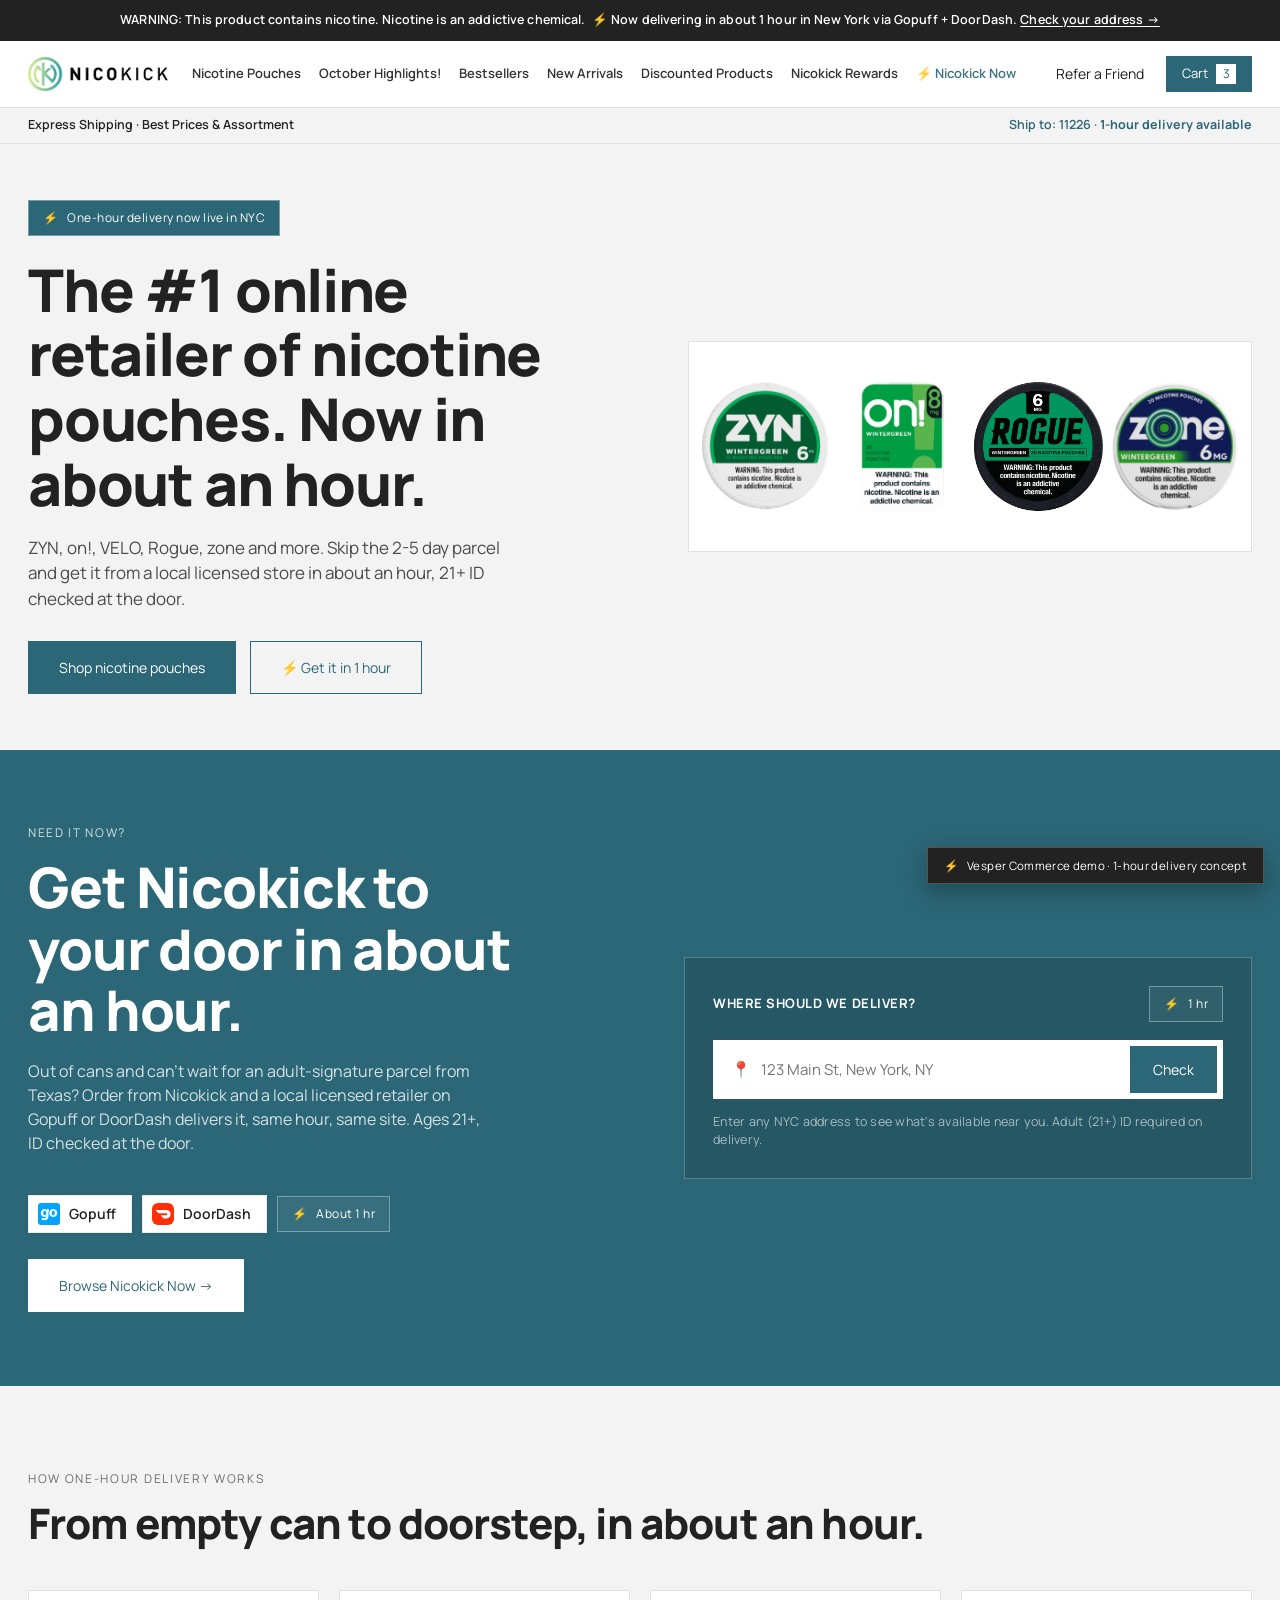
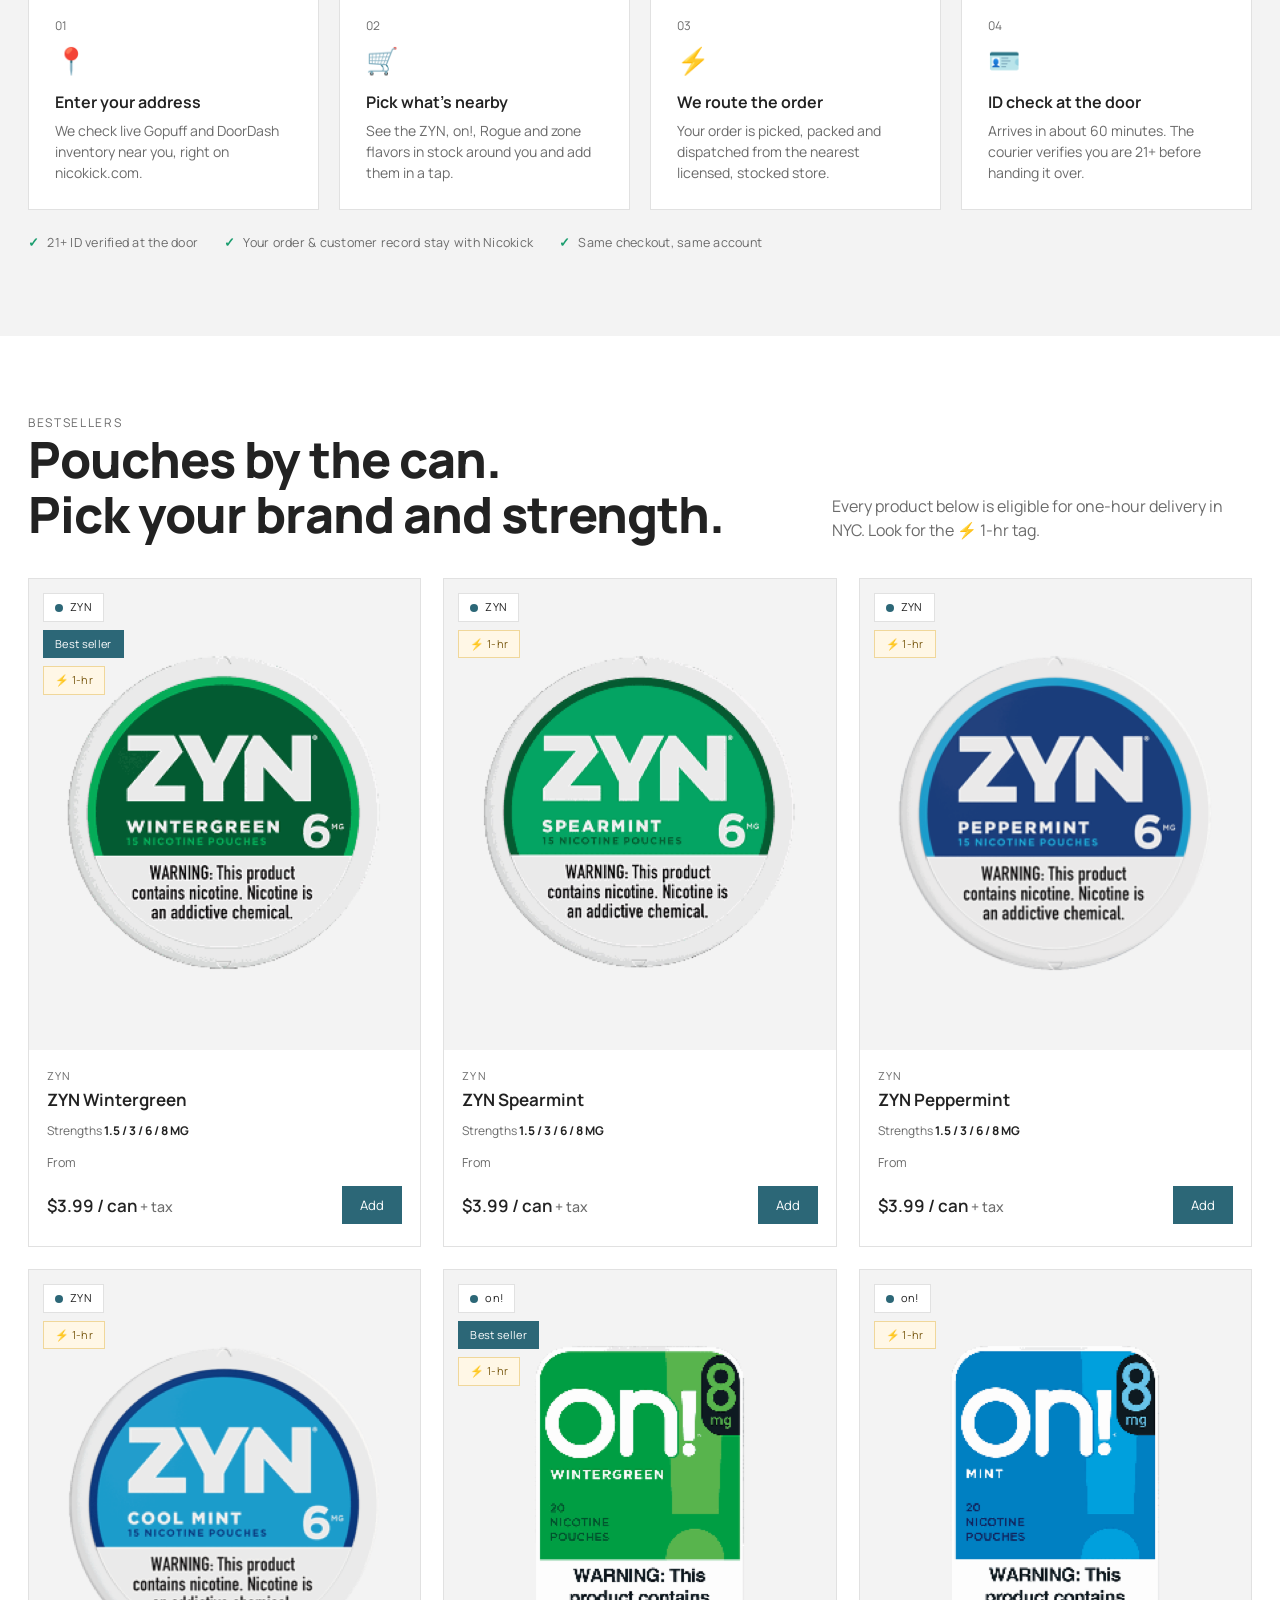
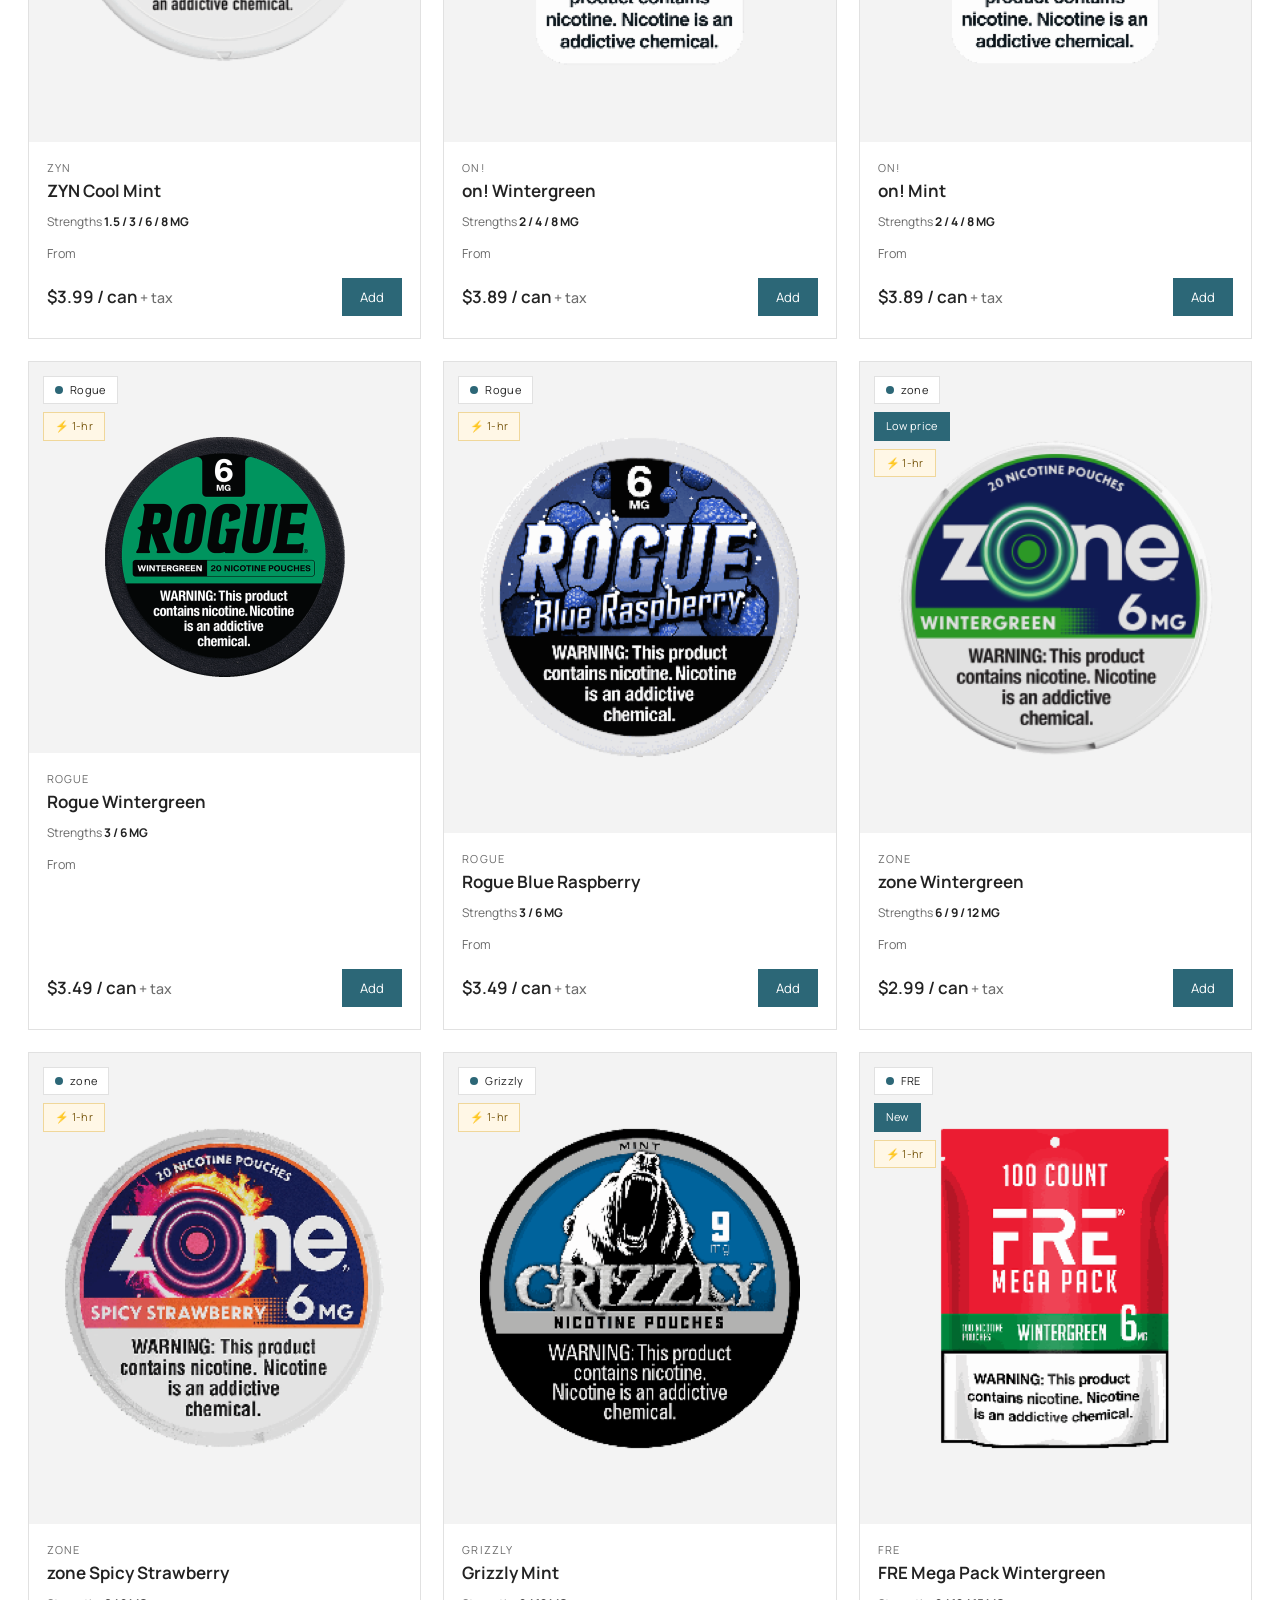
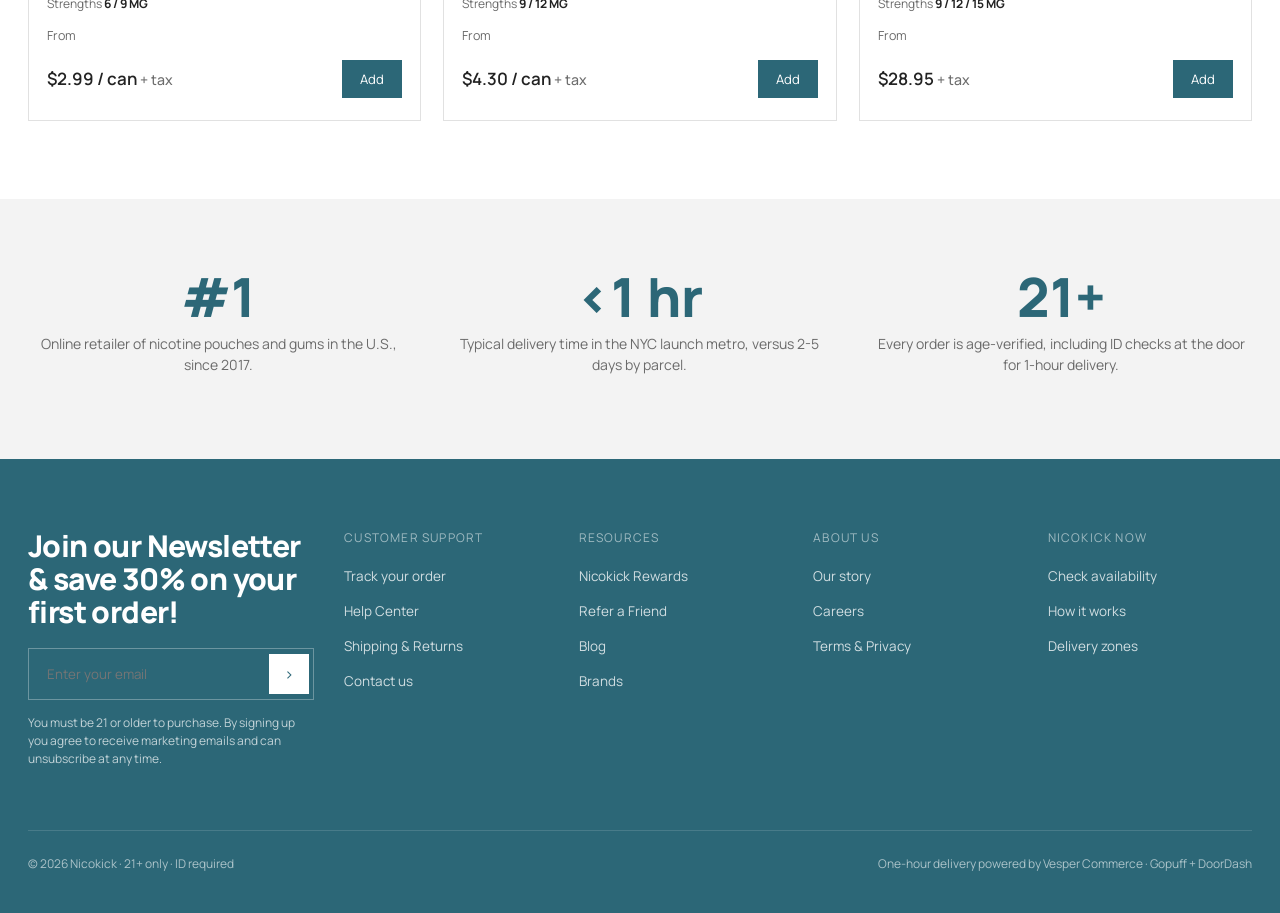
<file: index.html>
<!doctype html>
<html lang="en">
<head>
<meta charset="utf-8" />
<meta name="viewport" content="width=device-width, initial-scale=1" />
<title>Nicokick | Nicotine Pouches Online, Express Shipping &amp; 1-Hour Delivery</title>
<meta name="description" content="Nicokick nicotine pouches, now with one-hour delivery in New York via Gopuff and DoorDash." />
<link rel="preconnect" href="https://fonts.googleapis.com" />
<link rel="preconnect" href="https://fonts.gstatic.com" crossorigin />
<link href="https://fonts.googleapis.com/css2?family=Manrope:wght@400;500;600;700;800&display=swap" rel="stylesheet" />
<link rel="stylesheet" href="styles.css" />
<link rel="icon" href="assets/logo.png" />
</head>
<body>

<div class="announce">WARNING: This product contains nicotine. Nicotine is an addictive chemical. &nbsp;<span class="bolt">⚡</span> <b>Now delivering in about 1 hour in New York</b> via Gopuff + DoorDash. <a href="#onehour">Check your address →</a></div>

<header class="header light">
  <nav class="nav">
    <a class="brand" href="index.html"><img src="assets/logo.png" alt="Nicokick" /></a>
    <div class="nav-links">
      <a href="index.html#shop">Nicotine Pouches</a>
      <a href="index.html#shop">October Highlights!</a>
      <a href="index.html#shop">Bestsellers</a>
      <a href="index.html#shop">New Arrivals</a>
      <a href="index.html#shop">Discounted Products</a>
      <a href="#">Nicokick Rewards</a>
      <a href="nicokick-now.html" class="now">⚡ Nicokick Now</a>
    </div>
    <div class="nav-right">
      <a class="hide-sm" href="#">Refer a Friend</a>
      <button class="hamburger" onclick="openMenu()" aria-label="Open menu"><svg viewBox="0 0 24 24" fill="none" stroke="currentColor" stroke-width="2" stroke-linecap="round"><line x1="3" y1="6" x2="21" y2="6"/><line x1="3" y1="12" x2="21" y2="12"/><line x1="3" y1="18" x2="21" y2="18"/></svg></button>
      <a href="checkout.html" class="cart-pill" onclick="event.preventDefault();openCart()">Cart <span class="cart-count" id="cartCount">3</span></a>
    </div>
  </nav>
</header>
<div class="nav-sub"><div class="wrap"><span>Express Shipping · Best Prices &amp; Assortment</span><span class="ship">Ship to: 11226 · <b>1-hour delivery available</b></span></div></div>

<section class="hero">
  <div class="wrap hero-inner">
    <div>
      <div class="delivery-badge" style="margin-bottom:22px;background:var(--teal);color:#fff"><span class="bolt">⚡</span> One-hour delivery now live in NYC</div>
      <h1 class="serif">The #1 online retailer of nicotine pouches. Now in about an hour.</h1>
      <p class="sub">ZYN, on!, VELO, Rogue, zone and more. Skip the 2-5 day parcel and get it from a local licensed store in about an hour, 21+ ID checked at the door.</p>
      <div class="hero-cta">
        <a href="#shop" class="btn btn-white">Shop nicotine pouches</a>
        <a href="#onehour" class="btn btn-outline">⚡ Get it in 1 hour</a>
      </div>
    </div>
    <div class="hero-cans">
      <img src="assets/zyn-wg.png" alt="ZYN Wintergreen" /><img src="assets/on-wg.png" alt="on! Wintergreen" /><img src="assets/rogue-wg.png" alt="Rogue Wintergreen" /><img src="assets/zone-wg.png" alt="zone Wintergreen" />
    </div>
  </div>
</section>

<section class="delivery-band" id="onehour">
  <div class="wrap grid">
    <div>
      <div class="eyebrow" style="color:rgba(255,255,255,.8)">Need it now?</div>
      <h2 class="serif" style="margin-top:14px">Get Nicokick to your door in about an hour.</h2>
      <p class="lede">Out of cans and can't wait for an adult-signature parcel from Texas? Order from Nicokick and a local licensed retailer on Gopuff or DoorDash delivers it, same hour, same site. Ages 21+, ID checked at the door.</p>
      <div class="retailer-chips" style="margin-top:24px">
        <span class="chip"><img class="logo" src="assets/gopuff-icon.png" alt="Gopuff" /> Gopuff</span>
        <span class="chip"><img class="logo" src="assets/doordash-icon.svg" alt="DoorDash" /> DoorDash</span>
        <span class="delivery-badge"><span class="bolt">⚡</span> About 1 hr</span>
      </div>
      <div style="margin-top:26px">
        <a href="nicokick-now.html" class="btn btn-white">Browse Nicokick Now →</a>
      </div>
    </div>

    <div class="addr-card">
      <div class="row-top">
        <div style="font-size:13px;letter-spacing:.04em;font-weight:700">WHERE SHOULD WE DELIVER?</div>
        <div class="delivery-badge"><span class="bolt">⚡</span> 1 hr</div>
      </div>
      <div class="addr-field">
        <span aria-hidden="true">📍</span>
        <input id="addrInput" type="text" placeholder="123 Main St, New York, NY" />
        <button class="btn btn-dark" onclick="checkAvailability()">Check</button>
      </div>
      <div class="addr-note">Enter any NYC address to see what's available near you. Adult (21+) ID required on delivery.</div>

      <div class="avail-result" id="availResult">
        <div class="avail-head"><span>✓</span> Available near you, delivered in about 1 hour</div>
        <div class="mini-prod">
          <img src="assets/zyn-wg.png" alt="" />
          <div class="info"><div class="name">ZYN Wintergreen 6MG</div><div class="meta">Single can · $4.99</div></div>
          <button class="mini-add" onclick="addToCart()">Add</button>
        </div>
        <div class="mini-prod">
          <img src="assets/on-wg.png" alt="" />
          <div class="info"><div class="name">on! Wintergreen 8MG</div><div class="meta">Single can · $4.49</div></div>
          <button class="mini-add" onclick="addToCart()">Add</button>
        </div>
        <div class="mini-prod">
          <img src="assets/zone-wg.png" alt="" />
          <div class="info"><div class="name">zone Wintergreen 6MG</div><div class="meta">Single can · $3.49</div></div>
          <button class="mini-add" onclick="addToCart()">Add</button>
        </div>
        <a href="checkout.html" class="btn btn-white btn-block" style="margin-top:16px">View cart · check out →</a>
      </div>
    </div>
  </div>
</section>

<section class="how">
  <div class="wrap">
    <div class="eyebrow">How one-hour delivery works</div>
    <h2 class="serif" style="font-size:clamp(28px,3.4vw,42px);margin-top:12px">From empty can to doorstep, in about an hour.</h2>
    <div class="steps">
      <div class="step"><div class="num">01</div><div class="icon">📍</div><h3>Enter your address</h3><p>We check live Gopuff and DoorDash inventory near you, right on nicokick.com.</p></div>
      <div class="step"><div class="num">02</div><div class="icon">🛒</div><h3>Pick what's nearby</h3><p>See the ZYN, on!, Rogue and zone flavors in stock around you and add them in a tap.</p></div>
      <div class="step"><div class="num">03</div><div class="icon">⚡</div><h3>We route the order</h3><p>Your order is picked, packed and dispatched from the nearest licensed, stocked store.</p></div>
      <div class="step"><div class="num">04</div><div class="icon">🪪</div><h3>ID check at the door</h3><p>Arrives in about 60 minutes. The courier verifies you are 21+ before handing it over.</p></div>
    </div>
    <div class="assurance">
      <span><span class="tick">✓</span> 21+ ID verified at the door</span>
      <span><span class="tick">✓</span> Your order &amp; customer record stay with Nicokick</span>
      <span><span class="tick">✓</span> Same checkout, same account</span>
    </div>
  </div>
</section>

<section class="section" id="shop">
  <div class="wrap">
    <div class="section-head">
      <div>
        <div class="eyebrow">Bestsellers</div>
        <h2 class="serif">Pouches by the can.<br/>Pick your brand and strength.</h2>
      </div>
      <p>Every product below is eligible for one-hour delivery in NYC. Look for the <span style="white-space:nowrap">⚡ 1-hr</span> tag.</p>
    </div>
    <div class="prod-grid" id="prodGrid"></div>
  </div>
</section>

<section class="value-strip">
  <div class="wrap value-grid">
    <div><div class="big">#1</div><p>Online retailer of nicotine pouches and gums in the U.S., since 2017.</p></div>
    <div><div class="big">&lt;1 hr</div><p>Typical delivery time in the NYC launch metro, versus 2-5 days by parcel.</p></div>
    <div><div class="big">21+</div><p>Every order is age-verified, including ID checks at the door for 1-hour delivery.</p></div>
  </div>
</section>

<footer class="footer">
  <div class="wrap">
    <div class="top">
      <div class="updates">
        <h3 class="serif">Join our Newsletter &amp; save 30% on your first order!</h3>
        <div class="subscribe"><input placeholder="Enter your email" /><button>›</button></div>
        <p style="font-size:12px;opacity:.7;margin-top:14px;max-width:340px">You must be 21 or older to purchase. By signing up you agree to receive marketing emails and can unsubscribe at any time.</p>
      </div>
      <div><div class="colhead">Customer Support</div><ul><li><a href="#">Track your order</a></li><li><a href="#">Help Center</a></li><li><a href="#">Shipping &amp; Returns</a></li><li><a href="#">Contact us</a></li></ul></div>
      <div><div class="colhead">Resources</div><ul><li><a href="#">Nicokick Rewards</a></li><li><a href="#">Refer a Friend</a></li><li><a href="#">Blog</a></li><li><a href="#">Brands</a></li></ul></div>
      <div><div class="colhead">About Us</div><ul><li><a href="#">Our story</a></li><li><a href="#">Careers</a></li><li><a href="#">Terms &amp; Privacy</a></li></ul></div>
      <div><div class="colhead">Nicokick Now</div><ul><li><a href="nicokick-now.html">Check availability</a></li><li><a href="index.html#onehour">How it works</a></li><li><a href="#">Delivery zones</a></li></ul></div>
    </div>
    <div class="base"><span>© 2026 Nicokick · 21+ only · ID required</span><span>One-hour delivery powered by Vesper Commerce · Gopuff + DoorDash</span></div>
  </div>
</footer>

<div class="demo-ribbon"><span class="bolt">⚡</span> Vesper Commerce demo · 1-hour delivery concept</div>

<script src="app.js"></script>
</body>
</html>
</file>
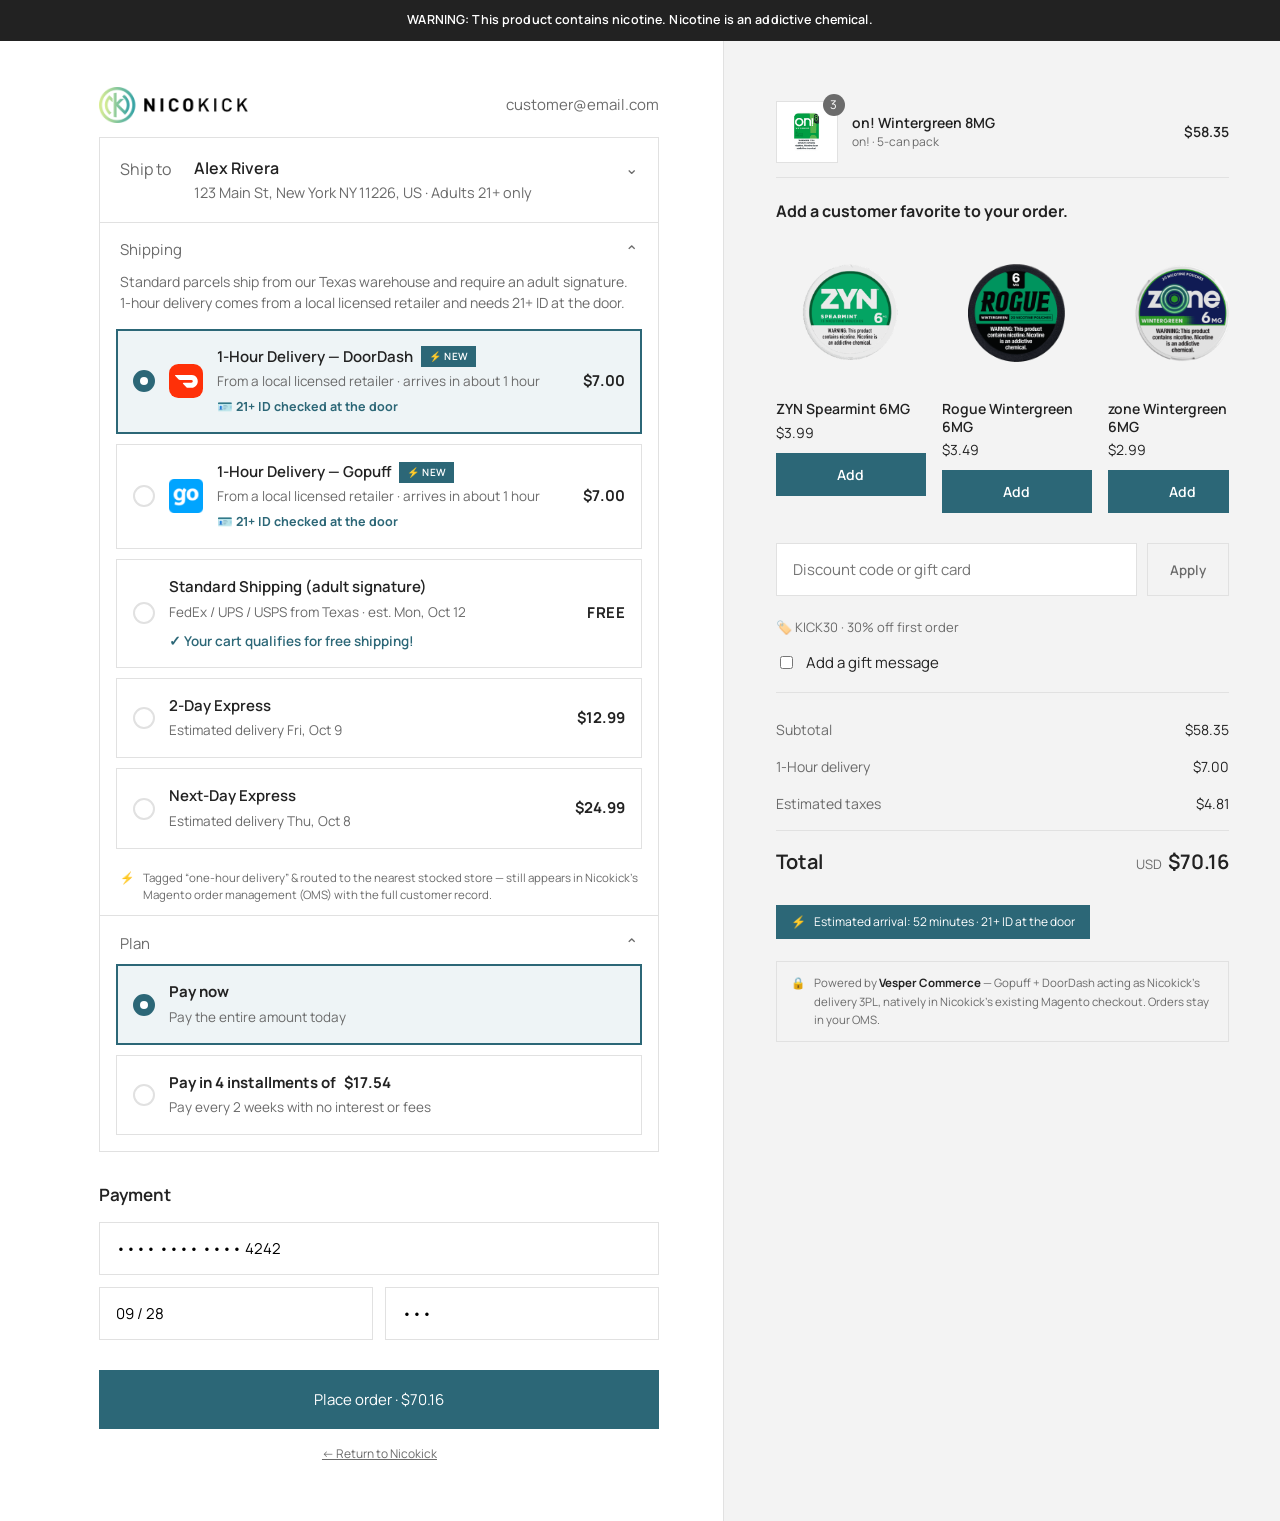
<file: checkout.html>
<!doctype html>
<html lang="en">
<head>
<meta charset="utf-8" />
<meta name="viewport" content="width=device-width, initial-scale=1" />
<title>Checkout | Nicokick</title>
<link rel="preconnect" href="https://fonts.googleapis.com" />
<link rel="preconnect" href="https://fonts.gstatic.com" crossorigin />
<link href="https://fonts.googleapis.com/css2?family=Manrope:wght@400;500;600;700;800&display=swap" rel="stylesheet" />
<link rel="stylesheet" href="styles.css" />
<link rel="icon" href="assets/logo.png" />
</head>
<body>
<div class="announce">WARNING: This product contains nicotine. Nicotine is an addictive chemical.</div>

<div class="checkout">
  <!-- LEFT -->
  <div class="co-left">
    <div class="inner">
      <div class="co-topbar">
        <a href="index.html" class="co-logo"><img src="assets/logo.png" alt="Nicokick" /></a>
        <span class="email">customer@email.com</span>
      </div>

      <!-- Ship to -->
      <div class="co-card">
        <div class="ship-to">
          <span class="k">Ship to</span>
          <span class="v"><b>Alex Rivera</b><div>123 Main St, New York NY 11226, US · Adults 21+ only</div></span>
          <span class="chev">⌄</span>
        </div>

        <!-- Shipping -->
        <div class="co-block">
          <div class="bh"><span class="t">Shipping</span><span class="chev" style="color:var(--gray)">⌃</span></div>
          <div class="note">Standard parcels ship from our Texas warehouse and require an adult signature. 1-hour delivery comes from a local licensed retailer and needs 21+ ID at the door.</div>
          <div class="opts" id="shipOpts">

            <!-- 1-hour delivery options (the Vesper addition) -->
            <label class="co-opt onehr selected" data-cost="7.00" data-label="1-Hour delivery" onclick="selectShip(this)">
              <span class="radio"></span>
              <span class="ret"><img src="assets/doordash-icon.svg" alt="DoorDash" /></span>
              <span class="body">
                <span class="n">1-Hour Delivery — DoorDash <span class="badge-1hr">⚡ NEW</span></span>
                <span class="d">From a local licensed retailer · arrives in about 1 hour<span class="id-line">🪪 21+ ID checked at the door</span></span>
              </span>
              <span class="amt">$7.00</span>
            </label>

            <label class="co-opt onehr" data-cost="7.00" data-label="1-Hour delivery" onclick="selectShip(this)">
              <span class="radio"></span>
              <span class="ret"><img src="assets/gopuff-icon.png" alt="GoPuff" /></span>
              <span class="body">
                <span class="n">1-Hour Delivery — Gopuff <span class="badge-1hr">⚡ NEW</span></span>
                <span class="d">From a local licensed retailer · arrives in about 1 hour<span class="id-line">🪪 21+ ID checked at the door</span></span>
              </span>
              <span class="amt">$7.00</span>
            </label>

            <!-- standard Nicokick shipping tiers -->
            <label class="co-opt" data-cost="0" data-label="Standard Shipping" onclick="selectShip(this)">
              <span class="radio"></span>
              <span class="body">
                <span class="n">Standard Shipping (adult signature)</span>
                <span class="d">FedEx / UPS / USPS from Texas · est. Mon, Oct 12</span>
                <span class="free-ok">✓ Your cart qualifies for free shipping!</span>
              </span>
              <span class="amt free">FREE</span>
            </label>

            <label class="co-opt" data-cost="12.99" data-label="2-Day Express" onclick="selectShip(this)">
              <span class="radio"></span>
              <span class="body">
                <span class="n">2-Day Express</span>
                <span class="d">Estimated delivery Fri, Oct 9</span>
              </span>
              <span class="amt">$12.99</span>
            </label>

            <label class="co-opt" data-cost="24.99" data-label="Next-Day Express" onclick="selectShip(this)">
              <span class="radio"></span>
              <span class="body">
                <span class="n">Next-Day Express</span>
                <span class="d">Estimated delivery Thu, Oct 8</span>
              </span>
              <span class="amt">$24.99</span>
            </label>

          </div>
          <div class="note" id="routeNote" style="display:flex;gap:9px;color:var(--gray);font-family:var(--mono);font-size:11.5px">
            <span style="color:#d99a12">⚡</span>
            <span>Tagged “one-hour delivery” &amp; routed to the nearest stocked store — still appears in Nicokick's Magento order management (OMS) with the full customer record.</span>
          </div>
        </div>

        <!-- Plan -->
        <div class="co-block co-plan">
          <div class="bh"><span class="t">Plan</span><span class="chev" style="color:var(--gray)">⌃</span></div>
          <div class="opts" id="planOpts">
            <label class="co-opt selected" onclick="selectPlan(this)">
              <span class="radio"></span>
              <span class="body"><span class="n">Pay now</span><span class="d">Pay the entire amount today</span></span>
            </label>
            <label class="co-opt" onclick="selectPlan(this)">
              <span class="radio"></span>
              <span class="body"><span class="n">Pay in 4 installments of <span id="instAmt">$17.54</span></span><span class="d">Pay every 2 weeks with no interest or fees</span></span>
            </label>
          </div>
        </div>
      </div>

      <!-- Payment -->
      <div class="co-section-title">Payment</div>
      <input class="co-field" placeholder="Card number" value="•••• •••• •••• 4242" />
      <div class="co-row">
        <input class="co-field" placeholder="Expiration (MM/YY)" value="09 / 28" />
        <input class="co-field" placeholder="Security code" value="•••" />
      </div>

      <button class="btn btn-dark btn-block btn-lg" id="placeBtn" style="margin-top:18px" onclick="placeOrder()">Place order · $70.16</button>
      <p style="font-size:12px;color:var(--gray);text-align:center;margin-top:16px"><a href="index.html" style="text-decoration:underline">← Return to Nicokick</a></p>
    </div>
  </div>

  <!-- RIGHT: order summary -->
  <div class="co-right">
    <div class="inner">
      <div class="os-item">
        <div class="im"><img src="assets/on-wg.png" alt="" /><span class="q">3</span></div>
        <div class="nm"><div class="t">on! Wintergreen 8MG</div><div class="s">on! · 5-can pack</div></div>
        <div class="pr">$58.35</div>
      </div>

      <!-- upsell rail -->
      <div class="upsell-title">Add a customer favorite to your order.</div>
      <div class="upsell-rail">
        <div class="upsell-card"><div class="im"><img src="assets/zyn-sp.png" alt="" /></div><div class="nm">ZYN Spearmint 6MG</div><div class="pr">$3.99</div><button class="add" onclick="addToCart()">Add</button></div>
        <div class="upsell-card"><div class="im"><img src="assets/rogue-wg.png" alt="" /></div><div class="nm">Rogue Wintergreen 6MG</div><div class="pr">$3.49</div><button class="add" onclick="addToCart()">Add</button></div>
        <div class="upsell-card"><div class="im"><img src="assets/zone-wg.png" alt="" /></div><div class="nm">zone Wintergreen 6MG</div><div class="pr">$2.99</div><button class="add" onclick="addToCart()">Add</button></div>
        <div class="upsell-card"><div class="im"><img src="assets/on-mint.png" alt="" /></div><div class="nm">on! Mint 8MG</div><div class="pr">$3.89</div><button class="add" onclick="addToCart()">Add</button></div>
      </div>

      <!-- discount -->
      <div class="co-discount">
        <input placeholder="Discount code or gift card" />
        <button>Apply</button>
      </div>
      <div class="co-discount-tag">🏷️ KICK30 · 30% off first order</div>
      <div class="co-gift"><input type="checkbox" /> Add a gift message</div>

      <!-- totals -->
      <div class="os-line"><span class="muted">Subtotal</span><span>$58.35</span></div>
      <div class="os-line"><span class="muted" id="sumShipLabel">1-Hour delivery</span><span id="sumShip">$7.00</span></div>
      <div class="os-line"><span class="muted">Estimated taxes</span><span>$4.81</span></div>
      <div class="os-line total"><span>Total</span><span><span style="font-size:13px;color:var(--gray);font-weight:400;margin-right:6px">USD</span><span id="sumTotal">$70.16</span></span></div>

      <div class="eta-badge" style="margin-top:20px"><span class="bolt">⚡</span> Estimated arrival: 52 minutes · 21+ ID at the door</div>
      <div class="co-note" style="margin-top:8px;border-style:solid"><span>🔒</span> <span>Powered by <b>Vesper Commerce</b> — Gopuff + DoorDash acting as Nicokick's delivery 3PL, natively in Nicokick's existing Magento checkout. Orders stay in your OMS.</span></div>
    </div>
  </div>
</div>

<script src="app.js"></script>
</body>
</html>
</file>
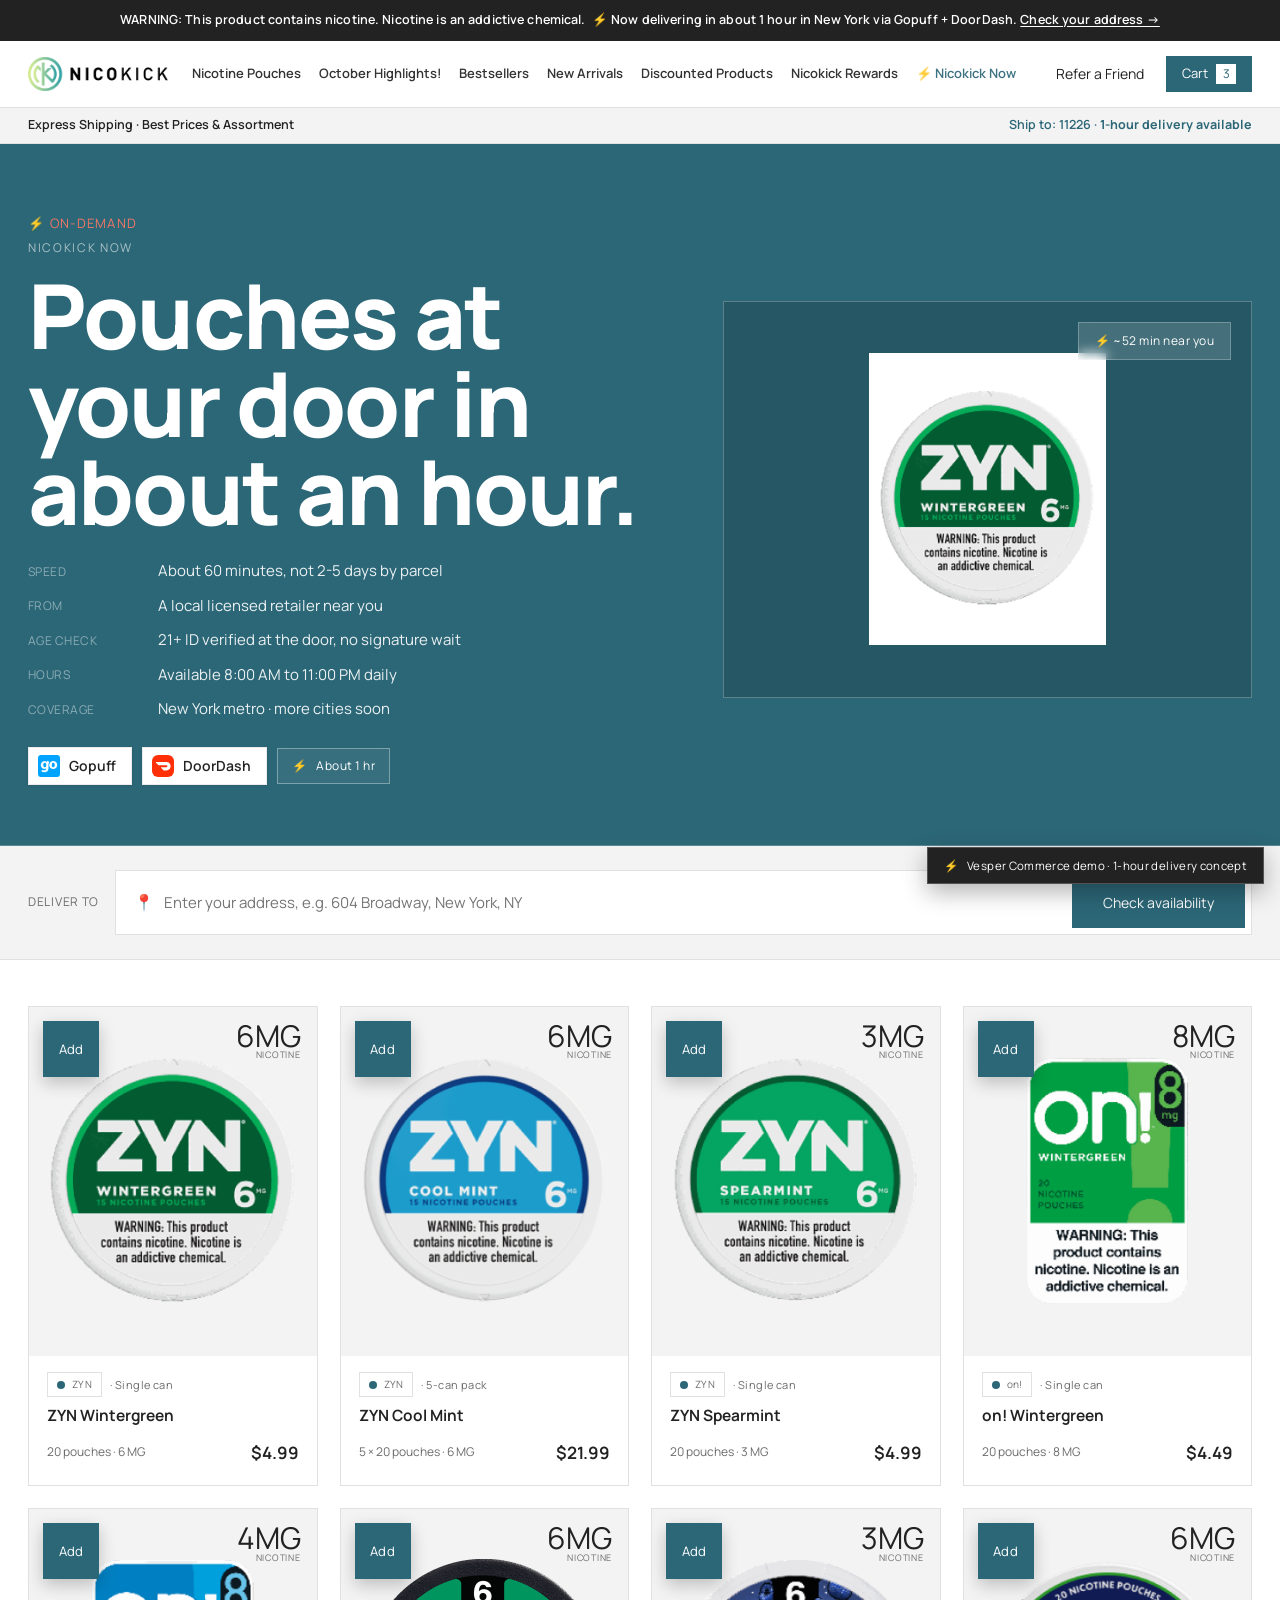
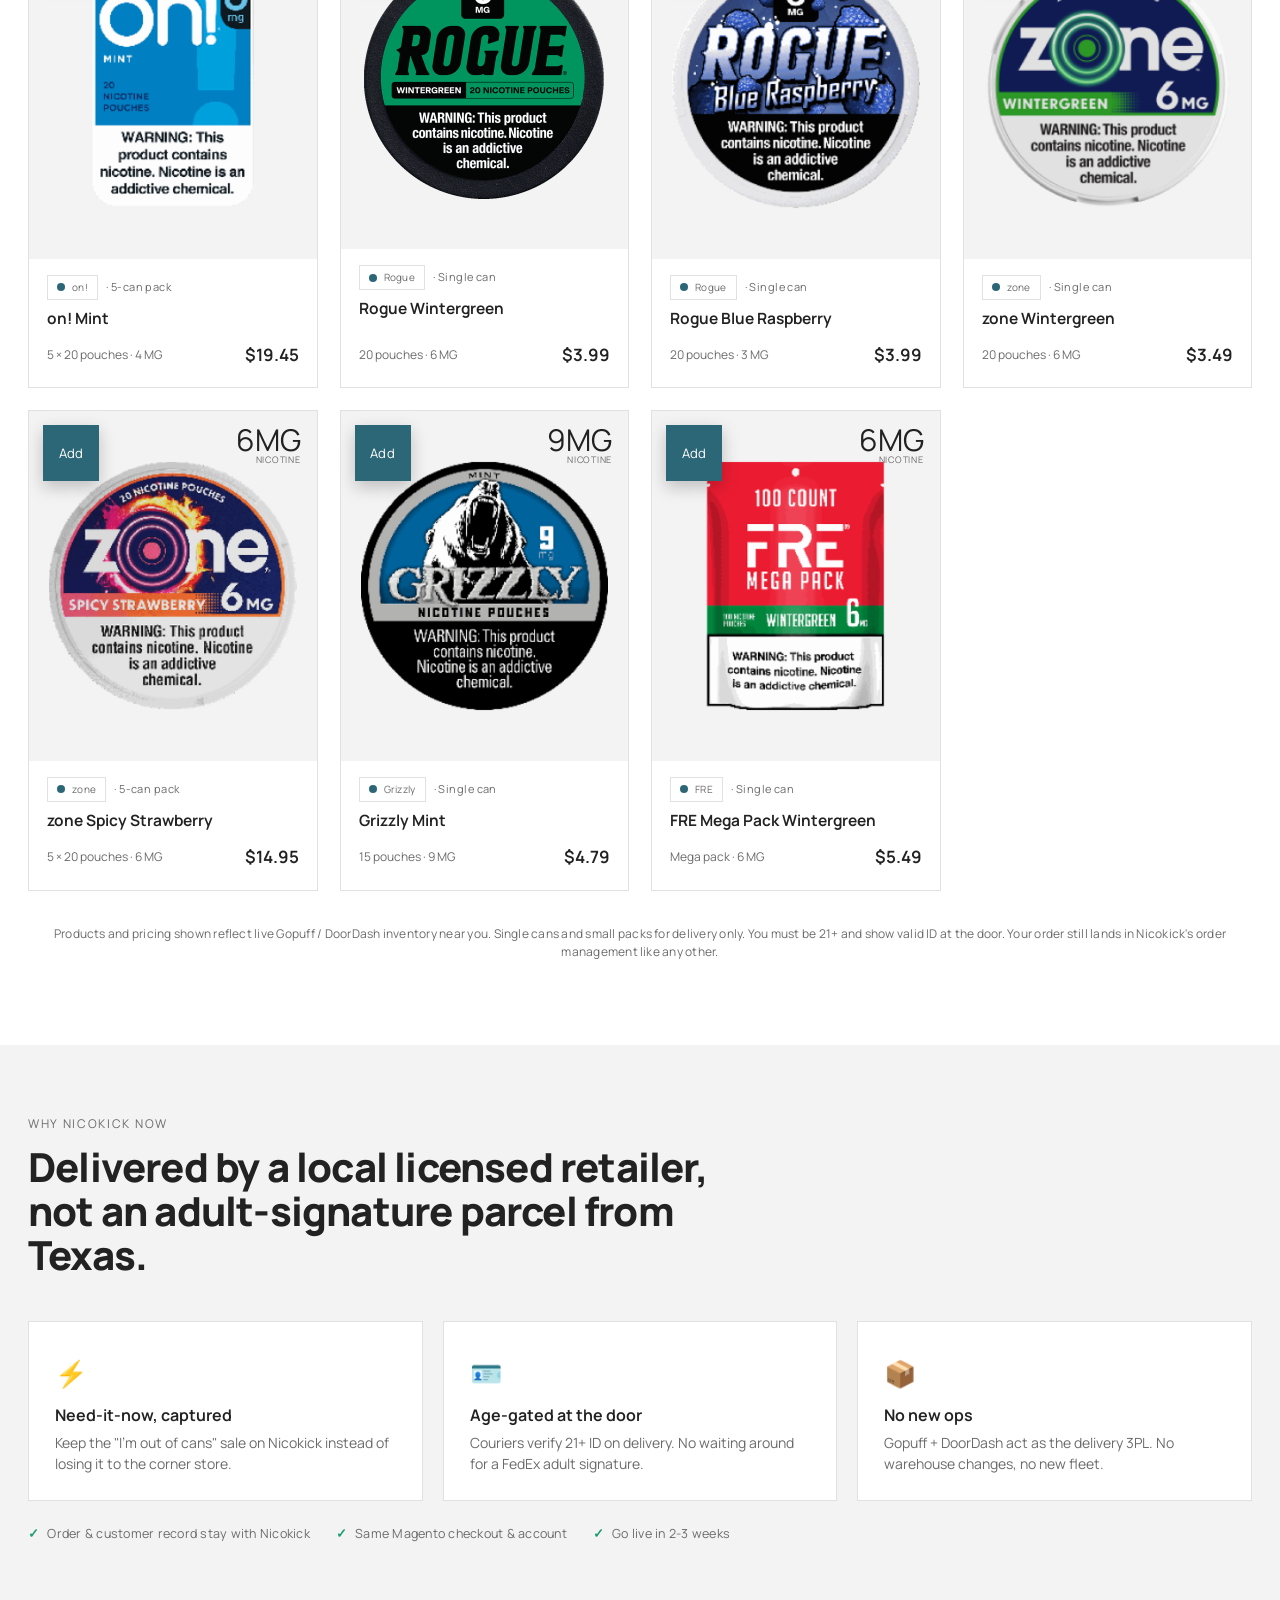
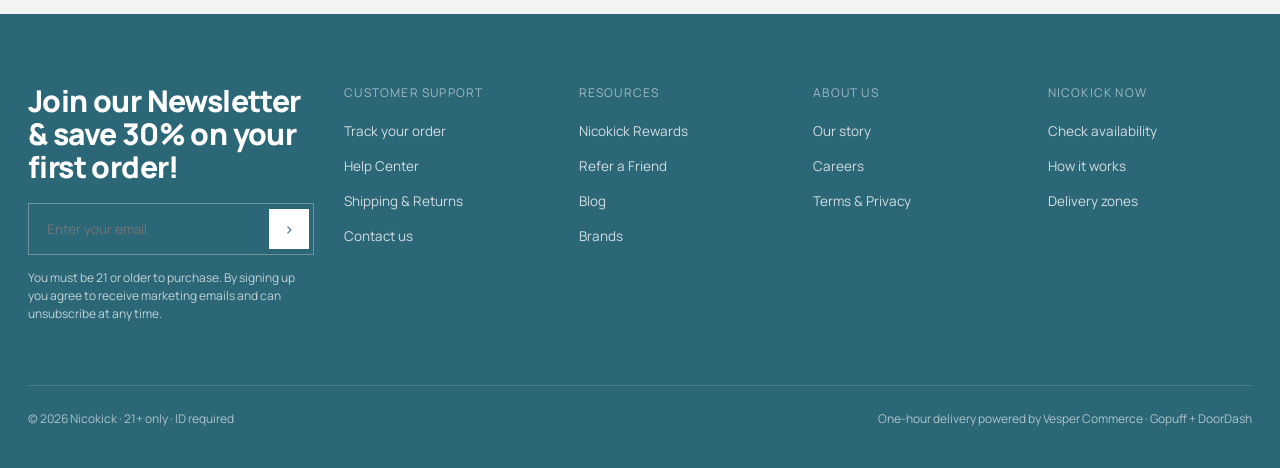
<file: nicokick-now.html>
<!doctype html>
<html lang="en">
<head>
<meta charset="utf-8" />
<meta name="viewport" content="width=device-width, initial-scale=1" />
<title>Nicokick Now | Nicotine pouches delivered in about an hour</title>
<meta name="description" content="Nicokick Now: nicotine pouches delivered in about an hour from a local licensed retailer via Gopuff and DoorDash. 21+ ID checked at the door." />
<link rel="preconnect" href="https://fonts.googleapis.com" />
<link rel="preconnect" href="https://fonts.gstatic.com" crossorigin />
<link href="https://fonts.googleapis.com/css2?family=Manrope:wght@400;500;600;700;800&display=swap" rel="stylesheet" />
<link rel="stylesheet" href="styles.css" />
<link rel="icon" href="assets/logo.png" />
</head>
<body>

<div class="announce">WARNING: This product contains nicotine. Nicotine is an addictive chemical. &nbsp;<span class="bolt">⚡</span> <b>Now delivering in about 1 hour in New York</b> via Gopuff + DoorDash. <a href="#now">Check your address →</a></div>

<header class="header light">
  <nav class="nav">
    <a class="brand" href="index.html"><img src="assets/logo.png" alt="Nicokick" /></a>
    <div class="nav-links">
      <a href="index.html#shop">Nicotine Pouches</a>
      <a href="index.html#shop">October Highlights!</a>
      <a href="index.html#shop">Bestsellers</a>
      <a href="index.html#shop">New Arrivals</a>
      <a href="index.html#shop">Discounted Products</a>
      <a href="#">Nicokick Rewards</a>
      <a href="nicokick-now.html" class="now">⚡ Nicokick Now</a>
    </div>
    <div class="nav-right">
      <a class="hide-sm" href="#">Refer a Friend</a>
      <button class="hamburger" onclick="openMenu()" aria-label="Open menu"><svg viewBox="0 0 24 24" fill="none" stroke="currentColor" stroke-width="2" stroke-linecap="round"><line x1="3" y1="6" x2="21" y2="6"/><line x1="3" y1="12" x2="21" y2="12"/><line x1="3" y1="18" x2="21" y2="18"/></svg></button>
      <a href="checkout.html" class="cart-pill" onclick="event.preventDefault();openCart()">Cart <span class="cart-count" id="cartCount">3</span></a>
    </div>
  </nav>
</header>
<div class="nav-sub"><div class="wrap"><span>Express Shipping · Best Prices &amp; Assortment</span><span class="ship">Ship to: 11226 · <b>1-hour delivery available</b></span></div></div>

<section class="now-hero" id="now">
  <div class="wrap grid">
    <div>
      <div class="kick">⚡ On-demand</div>
      <div class="eyebrow">Nicokick Now</div>
      <h1 class="serif">Pouches at your door in about an hour.</h1>
      <div class="facts">
        <div><span class="k">Speed</span> About 60 minutes, not 2-5 days by parcel</div>
        <div><span class="k">From</span> A local licensed retailer near you</div>
        <div><span class="k">Age check</span> 21+ ID verified at the door, no signature wait</div>
        <div><span class="k">Hours</span> Available 8:00 AM to 11:00 PM daily</div>
        <div><span class="k">Coverage</span> New York metro · more cities soon</div>
      </div>
      <div class="chips-row retailer-chips">
        <span class="chip"><img class="logo" src="assets/gopuff-icon.png" alt="Gopuff" /> Gopuff</span>
        <span class="chip"><img class="logo" src="assets/doordash-icon.svg" alt="DoorDash" /> DoorDash</span>
        <span class="delivery-badge"><span class="bolt">⚡</span> About 1 hr</span>
      </div>
    </div>
    <div class="now-visual">
      <div class="float-badge"><span class="bolt">⚡</span> ~52 min near you</div>
      <img src="assets/zyn-wg.png" alt="ZYN Wintergreen available on demand" />
    </div>
  </div>
</section>

<div class="now-addrbar">
  <div class="wrap inner">
    <span class="lbl">Deliver to</span>
    <div class="field">
      <span aria-hidden="true">📍</span>
      <input id="nowAddr" type="text" placeholder="Enter your address, e.g. 604 Broadway, New York, NY" />
      <button class="btn btn-dark" onclick="nowCheck()">Check availability</button>
    </div>
    <span class="now-addr-state" id="nowAddrState"><span>✓</span> In your zone · delivered in ~52 min</span>
  </div>
</div>

<section class="now-section">
  <div class="wrap">
    <div class="now-gridwrap show" id="nowGridWrap">
      <div class="now-grid" id="nowGrid"></div>
      <div class="now-disclaimer">
        Products and pricing shown reflect live Gopuff / DoorDash inventory near you. Single cans and small packs for delivery only. You must be 21+ and show valid ID at the door. Your order still lands in Nicokick's order management like any other.
      </div>
    </div>
  </div>
</section>

<section class="how" style="padding:70px 0">
  <div class="wrap">
    <div class="eyebrow">Why Nicokick Now</div>
    <h2 class="serif" style="font-size:clamp(26px,3.2vw,40px);margin-top:12px;max-width:680px">Delivered by a local licensed retailer, not an adult-signature parcel from Texas.</h2>
    <div class="steps now-steps-3">
      <div class="step"><div class="icon">⚡</div><h3>Need-it-now, captured</h3><p>Keep the "I'm out of cans" sale on Nicokick instead of losing it to the corner store.</p></div>
      <div class="step"><div class="icon">🪪</div><h3>Age-gated at the door</h3><p>Couriers verify 21+ ID on delivery. No waiting around for a FedEx adult signature.</p></div>
      <div class="step"><div class="icon">📦</div><h3>No new ops</h3><p>Gopuff + DoorDash act as the delivery 3PL. No warehouse changes, no new fleet.</p></div>
    </div>
    <div class="assurance">
      <span><span class="tick">✓</span> Order &amp; customer record stay with Nicokick</span>
      <span><span class="tick">✓</span> Same Magento checkout &amp; account</span>
      <span><span class="tick">✓</span> Go live in 2-3 weeks</span>
    </div>
  </div>
</section>

<footer class="footer">
  <div class="wrap">
    <div class="top">
      <div class="updates">
        <h3 class="serif">Join our Newsletter &amp; save 30% on your first order!</h3>
        <div class="subscribe"><input placeholder="Enter your email" /><button>›</button></div>
        <p style="font-size:12px;opacity:.7;margin-top:14px;max-width:340px">You must be 21 or older to purchase. By signing up you agree to receive marketing emails and can unsubscribe at any time.</p>
      </div>
      <div><div class="colhead">Customer Support</div><ul><li><a href="#">Track your order</a></li><li><a href="#">Help Center</a></li><li><a href="#">Shipping &amp; Returns</a></li><li><a href="#">Contact us</a></li></ul></div>
      <div><div class="colhead">Resources</div><ul><li><a href="#">Nicokick Rewards</a></li><li><a href="#">Refer a Friend</a></li><li><a href="#">Blog</a></li><li><a href="#">Brands</a></li></ul></div>
      <div><div class="colhead">About Us</div><ul><li><a href="#">Our story</a></li><li><a href="#">Careers</a></li><li><a href="#">Terms &amp; Privacy</a></li></ul></div>
      <div><div class="colhead">Nicokick Now</div><ul><li><a href="nicokick-now.html">Check availability</a></li><li><a href="index.html#onehour">How it works</a></li><li><a href="#">Delivery zones</a></li></ul></div>
    </div>
    <div class="base"><span>© 2026 Nicokick · 21+ only · ID required</span><span>One-hour delivery powered by Vesper Commerce · Gopuff + DoorDash</span></div>
  </div>
</footer>

<div class="demo-ribbon"><span class="bolt">⚡</span> Vesper Commerce demo · 1-hour delivery concept</div>

<script src="app.js"></script>
</body>
</html>
</file>
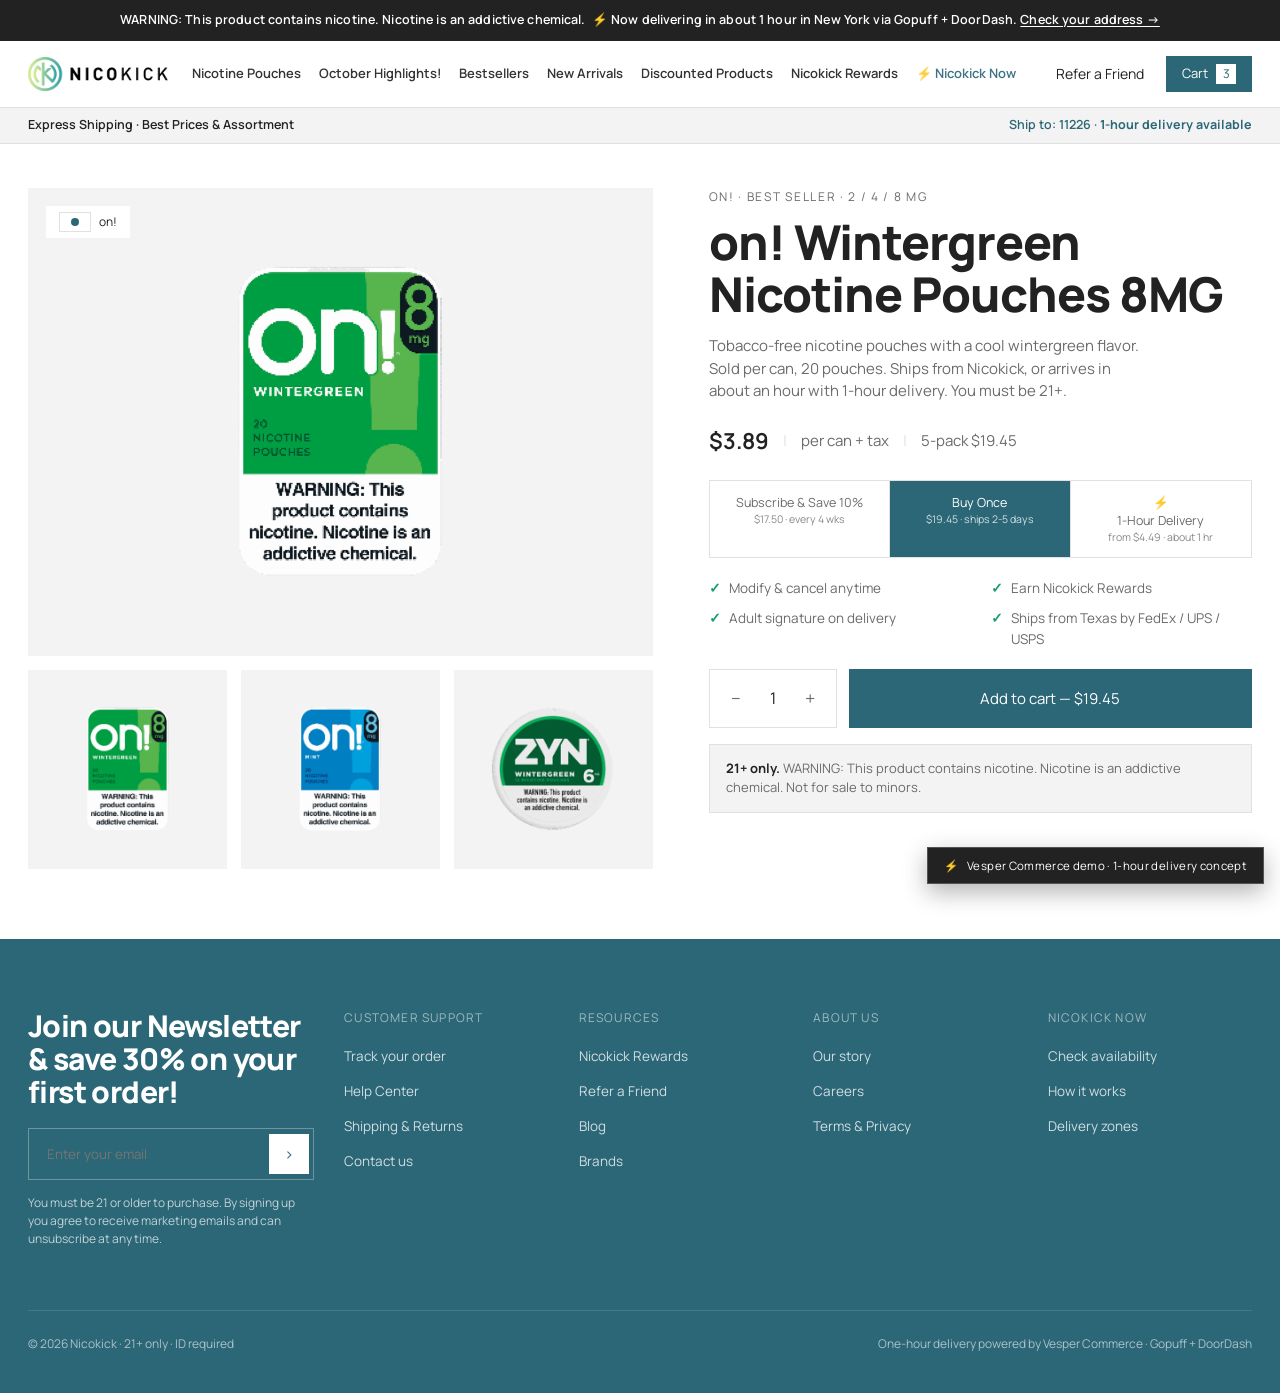
<file: product.html>
<!doctype html>
<html lang="en">
<head>
<meta charset="utf-8" />
<meta name="viewport" content="width=device-width, initial-scale=1" />
<title>on! Wintergreen Nicotine Pouches | Nicokick</title>
<meta name="description" content="Nicokick nicotine pouches, now with one-hour delivery in New York via Gopuff and DoorDash." />
<link rel="preconnect" href="https://fonts.googleapis.com" />
<link rel="preconnect" href="https://fonts.gstatic.com" crossorigin />
<link href="https://fonts.googleapis.com/css2?family=Manrope:wght@400;500;600;700;800&display=swap" rel="stylesheet" />
<link rel="stylesheet" href="styles.css" />
<link rel="icon" href="assets/logo.png" />
</head>
<body>

<div class="announce">WARNING: This product contains nicotine. Nicotine is an addictive chemical. &nbsp;<span class="bolt">⚡</span> <b>Now delivering in about 1 hour in New York</b> via Gopuff + DoorDash. <a href="#onehr">Check your address →</a></div>

<header class="header light">
  <nav class="nav">
    <a class="brand" href="index.html"><img src="assets/logo.png" alt="Nicokick" /></a>
    <div class="nav-links">
      <a href="index.html#shop">Nicotine Pouches</a>
      <a href="index.html#shop">October Highlights!</a>
      <a href="index.html#shop">Bestsellers</a>
      <a href="index.html#shop">New Arrivals</a>
      <a href="index.html#shop">Discounted Products</a>
      <a href="#">Nicokick Rewards</a>
      <a href="nicokick-now.html" class="now">⚡ Nicokick Now</a>
    </div>
    <div class="nav-right">
      <a class="hide-sm" href="#">Refer a Friend</a>
      <button class="hamburger" onclick="openMenu()" aria-label="Open menu"><svg viewBox="0 0 24 24" fill="none" stroke="currentColor" stroke-width="2" stroke-linecap="round"><line x1="3" y1="6" x2="21" y2="6"/><line x1="3" y1="12" x2="21" y2="12"/><line x1="3" y1="18" x2="21" y2="18"/></svg></button>
      <a href="checkout.html" class="cart-pill" onclick="event.preventDefault();openCart()">Cart <span class="cart-count" id="cartCount">3</span></a>
    </div>
  </nav>
</header>
<div class="nav-sub"><div class="wrap"><span>Express Shipping · Best Prices &amp; Assortment</span><span class="ship">Ship to: 11226 · <b>1-hour delivery available</b></span></div></div>

<div class="wrap">
  <div class="pdp">
    <div class="pdp-media">
      <div class="main">
        <div class="line-flag"><span class="tag line gold"><span class="dot"></span></span> on!</div>
        <img src="assets/on-wg.png" alt="on! Wintergreen nicotine pouches" />
      </div>
      <div class="thumbs">
        <div><img src="assets/on-wg.png" alt="" /></div>
        <div><img src="assets/on-mint.png" alt="" /></div>
        <div><img src="assets/zyn-wg.png" alt="" /></div>
      </div>
    </div>

    <div class="pdp-info">
      <div class="eyebrow" style="margin-bottom:10px">on! · Best seller · 2 / 4 / 8 MG</div>
      <h1 class="serif">on! Wintergreen Nicotine Pouches 8MG</h1>
      <p class="desc">Tobacco-free nicotine pouches with a cool wintergreen flavor. Sold per can, 20 pouches. Ships from Nicokick, or arrives in about an hour with 1-hour delivery. You must be 21+.</p>

      <div class="price-line">
        <span class="p">$3.89</span>
        <span class="sep">|</span>
        <span class="muted">per can + tax</span>
        <span class="sep">|</span>
        <span class="muted">5-pack $19.45</span>
      </div>

      <div class="buy-modes" id="buyModes">
        <button class="buy-mode" data-mode="subscribe" onclick="setMode('subscribe')">Subscribe &amp; Save 10%<small>$17.50 · every 4 wks</small></button>
        <button class="buy-mode active" data-mode="once" onclick="setMode('once')">Buy Once<small>$19.45 · ships 2-5 days</small></button>
        <button class="buy-mode onehr" data-mode="onehr" onclick="setMode('onehr')"><span class="bolt">⚡</span> 1-Hour Delivery<small>from $4.49 · about 1 hr</small></button>
      </div>

      <div class="benefits" id="stdBenefits">
        <div><span class="tick">✓</span> Modify &amp; cancel anytime</div>
        <div><span class="tick">✓</span> Earn Nicokick Rewards</div>
        <div><span class="tick">✓</span> Adult signature on delivery</div>
        <div><span class="tick">✓</span> Ships from Texas by FedEx / UPS / USPS</div>
      </div>

      <div class="onehr-module" id="onehrModule" style="display:none">
        <div class="top">
          <div class="t"><span class="bolt">⚡</span> Need it today? Get it in about an hour.</div>
          <div class="retailer-chips">
            <span class="chip"><img class="logo" src="assets/gopuff-icon.png" alt="Gopuff" /> Gopuff</span>
            <span class="chip"><img class="logo" src="assets/doordash-icon.svg" alt="DoorDash" /> DoorDash</span>
          </div>
        </div>
        <div class="sub">Delivered from a local licensed retailer on Gopuff or DoorDash. Single cans and small packs, delivery only. 21+ ID is checked at the door.</div>
        <div class="addr-field">
          <span aria-hidden="true">📍</span>
          <input id="pdpAddr" type="text" placeholder="123 Main St, New York, NY" />
          <button class="btn btn-dark" onclick="pdpCheck()">Check</button>
        </div>
        <div id="pdpAvail" style="display:none">
          <div class="avail-head" style="margin-top:18px"><span>✓</span> In stock near you · delivered in ~52 min</div>
          <div class="mini-prod"><img src="assets/on-wg.png" alt=""/><div class="info"><div class="name">Single can, 8MG</div><div class="meta">1 can · $4.49</div></div><button class="mini-add" onclick="addToCart()">Add</button></div>
          <div class="mini-prod"><img src="assets/on-wg.png" alt=""/><div class="info"><div class="name">5-can pack, 8MG</div><div class="meta">5 cans · $19.45</div></div><button class="mini-add" onclick="addToCart()">Add</button></div>
          <a href="checkout.html" class="btn btn-white btn-block" style="margin-top:14px">Check out · 1-hour delivery →</a>
        </div>
        <div class="pill-note">Order &amp; customer data stay in Nicokick's Magento order management, routed to the nearest stocked store automatically.</div>
      </div>

      <div class="qty-row" id="stdBuyRow">
        <div class="qty"><button onclick="qty(-1)">−</button><span id="qtyVal">1</span><button onclick="qty(1)">+</button></div>
        <button class="btn btn-dark add-cta btn-lg" id="addBtn" onclick="addToCart()">Add to cart — $19.45</button>
      </div>

      <div class="guarantee"><b>21+ only.</b> WARNING: This product contains nicotine. Nicotine is an addictive chemical. Not for sale to minors.</div>
    </div>
  </div>
</div>

<footer class="footer">
  <div class="wrap">
    <div class="top">
      <div class="updates">
        <h3 class="serif">Join our Newsletter &amp; save 30% on your first order!</h3>
        <div class="subscribe"><input placeholder="Enter your email" /><button>›</button></div>
        <p style="font-size:12px;opacity:.7;margin-top:14px;max-width:340px">You must be 21 or older to purchase. By signing up you agree to receive marketing emails and can unsubscribe at any time.</p>
      </div>
      <div><div class="colhead">Customer Support</div><ul><li><a href="#">Track your order</a></li><li><a href="#">Help Center</a></li><li><a href="#">Shipping &amp; Returns</a></li><li><a href="#">Contact us</a></li></ul></div>
      <div><div class="colhead">Resources</div><ul><li><a href="#">Nicokick Rewards</a></li><li><a href="#">Refer a Friend</a></li><li><a href="#">Blog</a></li><li><a href="#">Brands</a></li></ul></div>
      <div><div class="colhead">About Us</div><ul><li><a href="#">Our story</a></li><li><a href="#">Careers</a></li><li><a href="#">Terms &amp; Privacy</a></li></ul></div>
      <div><div class="colhead">Nicokick Now</div><ul><li><a href="nicokick-now.html">Check availability</a></li><li><a href="index.html#onehour">How it works</a></li><li><a href="#">Delivery zones</a></li></ul></div>
    </div>
    <div class="base"><span>© 2026 Nicokick · 21+ only · ID required</span><span>One-hour delivery powered by Vesper Commerce · Gopuff + DoorDash</span></div>
  </div>
</footer>

<div class="demo-ribbon"><span class="bolt">⚡</span> Vesper Commerce demo · 1-hour delivery concept</div>

<script src="app.js"></script>
</body>
</html>
</file>
<file: styles.css>
/* ============================================================
   Nicokick × Vesper Commerce — 1-Hour Delivery Mockup
   Design system replicating nicokick.com
   Font: Manrope throughout
   ============================================================ */

:root {
  --black: #222222;
  --ink: #222222;
  --white: #ffffff;
  --offwhite: #F3F3F3;      /* product panel bg */
  --paper: #F3F3F3;
  --line: #E1E1E1;
  --line-dark: rgba(255,255,255,.22);
  --gray: #6b6b6b;
  --gray-2: #8a8a8a;
  --gold: #2C6777;          /* accent dot */
  --gopuff: #009f8f;        /* GoPuff teal */
  --doordash: #eb1700;      /* DoorDash red */
  --radius-pill: 999px;
  --radius: 14px;
  --serif: "Manrope", Arial, sans-serif;
  --sans: "Manrope", Arial, sans-serif;
  --mono: "Manrope", Arial, sans-serif;
  --teal: #2C6777;
  --teal-dark: #1f4d5a;
  --sale: #BE1D37;
  --coral: #EE7766;
  --maxw: 1280px;
}

* { box-sizing: border-box; }

html { scroll-behavior: smooth; }

body {
  margin: 0;
  font-family: var(--sans);
  color: var(--ink);
  background: var(--white);
  -webkit-font-smoothing: antialiased;
  line-height: 1.5;
}

img { max-width: 100%; display: block; }
a { color: inherit; text-decoration: none; }
button { font-family: inherit; cursor: pointer; }

h1, h2, h3, .serif {
  font-family: var(--serif);
  font-weight: 400;
  letter-spacing: -0.01em;
  line-height: 1.02;
  margin: 0;
}

.wrap { max-width: var(--maxw); margin: 0 auto; padding: 0 28px; }

/* ---------- Announcement bar ---------- */
.announce {
  background: var(--black);
  color: var(--white);
  font-size: 13px;
  letter-spacing: 0.01em;
  text-align: center;
  padding: 11px 16px;
  position: relative;
  z-index: 60;
}
.announce b { font-weight: 600; }
.announce .bolt { color: #EE7766; }
.announce a { text-decoration: underline; text-underline-offset: 2px; }

/* ---------- Header / nav ---------- */
.header {
  background: var(--black);
  color: var(--white);
  position: sticky;
  top: 0;
  z-index: 50;
  border-bottom: 1px solid var(--line-dark);
}
.header.light {
  background: var(--white);
  color: var(--ink);
  border-bottom: 1px solid var(--line);
}
.nav {
  display: flex;
  align-items: center;
  gap: 34px;
  height: 66px;
  max-width: var(--maxw);
  margin: 0 auto;
  padding: 0 28px;
}
.brand img { height: 26px; width: auto; }
.nav-links { display: flex; gap: 26px; font-size: 14px; }
.nav-links a { opacity: 0.92; }
.nav-links a:hover { opacity: 1; }
.nav-right { margin-left: auto; display: flex; align-items: center; gap: 22px; font-size: 14px; }
.nav-right .ico { width: 20px; height: 20px; opacity: 0.9; }
.cart-pill {
  background: var(--white);
  color: var(--black);
  border-radius: var(--radius-pill);
  padding: 8px 16px;
  font-family: var(--mono);
  font-size: 13px;
  display: inline-flex;
  gap: 8px;
  align-items: center;
  border: none;
}
.header.light .cart-pill { background: var(--black); color: var(--white); }
.cart-count {
  background: var(--black); color: var(--white);
  border-radius: var(--radius-pill);
  min-width: 20px; height: 20px; padding: 0 5px;
  display: inline-flex; align-items: center; justify-content: center;
  font-size: 12px;
}
.header.light .cart-count { background: var(--white); color: var(--black); }

/* ---------- Hamburger + mobile menu ---------- */
.hamburger {
  display: none; width: 40px; height: 40px; align-items: center; justify-content: center;
  background: transparent; border: 0; color: inherit; padding: 0;
}
.hamburger svg { width: 24px; height: 24px; }

.menu-overlay { position: fixed; inset: 0; background: rgba(0,0,0,.45); z-index: 110; opacity: 0; visibility: hidden; transition: opacity .3s ease, visibility .3s ease; }
.menu-overlay.open { opacity: 1; visibility: visible; }
.mobile-menu {
  position: fixed; top: 0; left: 0; height: 100%; width: 320px; max-width: 86vw;
  background: var(--black); color: #fff; z-index: 111;
  transform: translateX(-100%); transition: transform .32s cubic-bezier(.4,0,.2,1);
  display: flex; flex-direction: column;
}
.mobile-menu.open { transform: translateX(0); }
.mm-head { display: flex; align-items: center; justify-content: space-between; padding: 20px 22px; border-bottom: 1px solid var(--line-dark); }
.mm-head img { height: 24px; width: auto; }
.mm-close { background: transparent; border: 1px solid var(--line-dark); border-radius: 8px; color: #fff; font-size: 16px; width: 40px; height: 40px; display: flex; align-items: center; justify-content: center; }
.mm-links { display: flex; flex-direction: column; padding: 16px 0 6px; }
.mm-links a { font-family: var(--serif); font-size: 27px; line-height: 1; padding: 13px 24px; color: #fff; letter-spacing: -.01em; }
.mm-links a.active { color: #EE7766; }
.mm-sub { margin-top: auto; border-top: 1px solid var(--line-dark); padding: 18px 24px; display: flex; flex-direction: column; gap: 14px; }
.mm-sub a { font-family: var(--sans); font-size: 14px; color: rgba(255,255,255,.8); }
.mm-cta { margin: 6px 24px 26px; }

@media (max-width: 620px) { .hamburger { display: inline-flex; } }

/* ---------- Buttons ---------- */
.btn {
  display: inline-flex; align-items: center; justify-content: center; gap: 10px;
  font-family: var(--mono);
  font-size: 14px;
  border-radius: var(--radius-pill);
  padding: 15px 30px;
  border: 1px solid transparent;
  transition: transform .08s ease, opacity .15s ease, background .15s ease;
  white-space: nowrap;
}
.btn:active { transform: translateY(1px); }
.btn-white { background: var(--white); color: var(--black); }
.btn-white:hover { opacity: .88; }
.btn-dark { background: var(--black); color: var(--white); }
.btn-dark:hover { opacity: .9; }
.btn-outline { background: transparent; border-color: currentColor; }
.btn-block { width: 100%; }
.btn-lg { padding: 18px 34px; font-size: 15px; }

/* ---------- Hero ---------- */
.hero {
  position: relative;
  background: var(--black);
  color: var(--white);
  min-height: 620px;
  display: flex;
  align-items: center;
  overflow: hidden;
}
.hero-media {
  position: absolute; inset: 0;
  background-size: cover;
  background-position: center;
  opacity: 0.92;
}
.hero-media::after {
  content: "";
  position: absolute; inset: 0;
  background: linear-gradient(90deg, rgba(0,0,0,.85) 0%, rgba(0,0,0,.55) 40%, rgba(0,0,0,.15) 100%);
}
.hero-inner { position: relative; z-index: 2; padding: 60px 0; }
.hero h1 { font-size: clamp(46px, 6vw, 82px); max-width: 640px; }
.hero .sub { margin-top: 18px; font-size: 16px; opacity: .85; max-width: 420px; }
.hero-cta { margin-top: 30px; display: flex; gap: 14px; flex-wrap: wrap; }

/* eyebrow / labels */
.eyebrow {
  font-family: var(--mono);
  font-size: 12px;
  letter-spacing: 0.14em;
  text-transform: uppercase;
  color: var(--gray);
}
.hero .eyebrow { color: rgba(255,255,255,.7); }

/* ---------- 1-hour delivery pieces ---------- */
.delivery-badge {
  display: inline-flex; align-items: center; gap: 9px;
  font-family: var(--mono);
  font-size: 12px;
  letter-spacing: 0.04em;
  padding: 8px 14px;
  border-radius: var(--radius-pill);
  border: 1px solid rgba(255,255,255,.35);
  background: rgba(255,255,255,.06);
  backdrop-filter: blur(4px);
}
.delivery-badge .bolt { color: #EE7766; }
.header.light .delivery-badge, .on-light .delivery-badge {
  border-color: var(--line); background: var(--paper); color: var(--ink);
}

.retailer-chips { display: inline-flex; gap: 10px; align-items: center; flex-wrap: wrap; }
.chip {
  display: inline-flex; align-items: center; gap: 9px;
  font-family: var(--sans); font-size: 14px; font-weight: 600;
  border-radius: var(--radius-pill);
  padding: 7px 15px 7px 9px;
  background: var(--white); color: var(--ink);
  border: 1px solid rgba(0,0,0,.08);
  box-shadow: 0 1px 3px rgba(0,0,0,.08);
  letter-spacing: 0;
  line-height: 1;
}
.chip .logo { width: 22px; height: 22px; border-radius: 6px; object-fit: contain; flex: none; display: block; }
.chip-outline {
  background: transparent; color: inherit;
  border: 1px solid rgba(128,128,128,.4);
}

/* The signature 1-hour delivery band */
.delivery-band {
  background: var(--black);
  color: var(--white);
  padding: 74px 0;
}
.delivery-band .grid {
  display: grid; grid-template-columns: 1.05fr 1fr; gap: 60px; align-items: center;
}
.delivery-band h2 { font-size: clamp(34px, 4.4vw, 56px); max-width: 520px; }
.delivery-band .lede { margin-top: 18px; font-size: 16px; opacity: .8; max-width: 460px; }

.addr-card {
  background: #141414;
  border: 1px solid var(--line-dark);
  border-radius: 20px;
  padding: 28px;
}
.addr-card .row-top {
  display: flex; align-items: center; justify-content: space-between; margin-bottom: 18px;
}
.addr-field {
  display: flex; gap: 10px; align-items: center;
  background: var(--white); color: var(--ink);
  border-radius: var(--radius-pill);
  padding: 6px 6px 6px 18px;
}
.addr-field input {
  border: 0; outline: 0; flex: 1; min-width: 0; font-family: var(--sans); font-size: 15px; background: transparent;
  padding: 12px 0;
}
.addr-field .btn { padding: 13px 22px; }
.addr-note { margin-top: 14px; font-size: 12.5px; opacity: .6; font-family: var(--mono); letter-spacing: .02em; }

/* availability result (hidden until "check") */
.avail-result { display: none; margin-top: 22px; }
.avail-result.show { display: block; animation: fade .3s ease; }
@keyframes fade { from { opacity: 0; transform: translateY(6px);} to {opacity:1; transform:none;} }
.avail-head {
  display: flex; align-items: center; gap: 10px;
  font-family: var(--mono); font-size: 13px; letter-spacing: .04em;
  color: #7ee0c0; margin-bottom: 14px;
}
.mini-prod {
  display: flex; align-items: center; gap: 14px;
  padding: 12px 0; border-top: 1px solid var(--line-dark);
}
.mini-prod img { width: 52px; height: 52px; object-fit: contain; background: #1e1e1e; border-radius: 10px; padding: 4px; }
.mini-prod .info { flex: 1; }
.mini-prod .info .name { font-size: 14px; font-weight: 600; }
.mini-prod .info .meta { font-size: 12px; opacity: .6; }
.mini-add {
  background: var(--white); color: var(--black); border: 0;
  border-radius: var(--radius-pill); padding: 8px 16px;
  font-family: var(--mono); font-size: 12px;
}

/* ---------- How it works ---------- */
.how { padding: 84px 0; background: var(--paper); }
.how .steps { display: grid; grid-template-columns: repeat(4, 1fr); gap: 20px; margin-top: 44px; }
.step {
  background: var(--white); border: 1px solid var(--line);
  border-radius: var(--radius); padding: 26px;
}
.step .num { font-family: var(--mono); font-size: 12px; color: var(--gray); }
.step .icon { font-size: 26px; margin: 6px 0 14px; }
.step h3 { font-family: var(--sans); font-weight: 650; font-size: 16px; letter-spacing: 0; }
.step p { color: var(--gray); font-size: 14px; margin: 8px 0 0; }
.how .assurance {
  margin-top: 24px; display: flex; gap: 26px; flex-wrap: wrap;
  font-family: var(--mono); font-size: 12.5px; color: var(--gray); letter-spacing: .02em;
}
.how .assurance span { display: inline-flex; gap: 8px; align-items: center; }
.tick { color: #1a9d6e; font-weight: 700; }

/* ---------- Section heading ---------- */
.section { padding: 78px 0; }
.section-head { display: flex; align-items: flex-end; justify-content: space-between; gap: 20px; margin-bottom: 36px; }
.section-head h2 { font-size: clamp(32px, 4vw, 50px); }
.section-head p { color: var(--gray); max-width: 420px; margin: 8px 0 0; }

/* ---------- Product grid ---------- */
.prod-grid { display: grid; grid-template-columns: repeat(3, 1fr); gap: 22px; }
.card {
  border: 1px solid var(--line); border-radius: var(--radius);
  overflow: hidden; background: var(--white);
  transition: box-shadow .2s ease, transform .2s ease;
  display: flex; flex-direction: column;
}
.card:hover { box-shadow: 0 12px 30px rgba(0,0,0,.08); transform: translateY(-3px); }
.card .thumb {
  position: relative; background: var(--offwhite);
  aspect-ratio: 1/1; display: flex; align-items: center; justify-content: center; padding: 22px;
}
.card .thumb img { max-height: 100%; object-fit: contain; }
.card .badges { position: absolute; top: 14px; left: 14px; display: flex; flex-direction: column; gap: 8px; align-items: flex-start; }
.tag {
  font-family: var(--mono); font-size: 11px; letter-spacing: .03em;
  padding: 5px 11px; border-radius: var(--radius-pill); background: var(--white); border: 1px solid var(--line);
}
.tag.line { display: inline-flex; gap: 7px; align-items: center; }
.tag.line .dot { width: 8px; height: 8px; border-radius: 50%; }
.tag.gold .dot { background: var(--gold); }
.tag.bronze .dot { background: #7c5a34; }
.tag.status { background: var(--black); color: var(--white); border-color: var(--black); }
.tag.onehr { background: #fff7e6; border-color: #f0d79a; color: #7a5a12; }
.card .body { padding: 18px 18px 22px; display: flex; flex-direction: column; flex: 1; }
.card .line-label { font-family: var(--mono); font-size: 11px; letter-spacing: .1em; text-transform: uppercase; color: var(--gray); }
.card h3 { font-family: var(--sans); font-weight: 650; font-size: 17px; letter-spacing: 0; margin: 6px 0 0; }
.card .stats { display: flex; gap: 14px; margin: 12px 0; font-size: 12px; color: var(--gray); font-family: var(--mono); }
.card .stats b { color: var(--ink); font-weight: 700; }
.card .rating { font-size: 12.5px; color: var(--gray); margin-top: 2px; }
.card .foot { margin-top: auto; display: flex; align-items: center; justify-content: space-between; padding-top: 14px; }
.card .price { font-size: 17px; font-weight: 600; }
.card .add { font-family: var(--mono); font-size: 13px; padding: 10px 18px; border-radius: var(--radius-pill); background: var(--black); color: var(--white); border: 0; }

/* ---------- Value / comparison strip ---------- */
.value-strip { background: var(--offwhite); padding: 70px 0; }
.value-grid { display: grid; grid-template-columns: repeat(3, 1fr); gap: 40px; text-align: center; }
.value-grid .big { font-family: var(--serif); font-size: 54px; line-height: 1; }
.value-grid p { color: var(--gray); margin-top: 10px; font-size: 14px; }

/* ---------- Product detail page ---------- */
.pdp { display: grid; grid-template-columns: minmax(0,1.15fr) minmax(0,1fr); gap: 56px; padding: 44px 0 70px; }
.pdp-media .main {
  background: var(--offwhite); border-radius: var(--radius);
  aspect-ratio: 4/3; display: flex; align-items: center; justify-content: center; padding: 40px;
  position: relative;
}
.pdp-media .main img { max-height: 100%; object-fit: contain; }
.pdp-media .line-flag {
  position: absolute; top: 18px; left: 18px;
  font-family: var(--mono); font-size: 12px; padding: 6px 13px; border-radius: var(--radius-pill);
  background: var(--white); display: inline-flex; gap: 8px; align-items: center;
}
.pdp-media .thumbs { display: grid; grid-template-columns: repeat(3, 1fr); gap: 14px; margin-top: 14px; }
.pdp-media .thumbs div { background: var(--black); border-radius: var(--radius); aspect-ratio: 1/1; display:flex;align-items:center;justify-content:center; overflow:hidden;}
.pdp-media .thumbs img { max-height: 78%; object-fit: contain; }

.pdp-info h1 { font-size: clamp(34px, 4vw, 48px); }
.pdp-info .desc { color: var(--gray); margin: 14px 0 0; font-size: 15px; max-width: 440px; }
.price-line { display: flex; align-items: center; gap: 14px; margin: 22px 0; font-size: 15px; }
.price-line .p { font-size: 22px; font-weight: 650; }
.price-line .sep { color: var(--line); }
.price-line .muted { color: var(--gray); }

/* purchase mode toggle */
.buy-modes { display: grid; grid-template-columns: 1fr 1fr 1fr; gap: 0; border: 1px solid var(--line); border-radius: var(--radius-pill); overflow: hidden; margin-bottom: 8px; }
.buy-mode {
  padding: 14px 10px; text-align: center; font-family: var(--mono); font-size: 12.5px;
  background: var(--white); border: 0; border-right: 1px solid var(--line); color: var(--gray);
  display: flex; flex-direction: column; gap: 3px; align-items: center; line-height: 1.2;
}
.buy-mode:last-child { border-right: 0; }
.buy-mode small { font-size: 10.5px; opacity: .8; }
.buy-mode.active { background: var(--black); color: var(--white); }
.buy-mode.active.onehr { background: #1b1b1b; box-shadow: inset 0 0 0 2px #EE7766; }
.buy-mode .bolt { color: #2C6777; }
.buy-mode.active .bolt { color: #EE7766; }

.benefits { display: grid; grid-template-columns: 1fr 1fr; gap: 10px 22px; margin: 20px 0; }
.benefits div { font-size: 13.5px; color: var(--gray); display: flex; gap: 8px; }

.qty-row { display: flex; gap: 12px; align-items: stretch; margin-top: 18px; }
.qty { display: flex; align-items: center; border: 1px solid var(--line); border-radius: var(--radius-pill); padding: 0 6px; }
.qty button { width: 40px; height: 52px; border: 0; background: transparent; font-size: 18px; color: var(--gray); }
.qty span { min-width: 34px; text-align: center; font-family: var(--mono); }
.add-cta { flex: 1; }

.guarantee { margin-top: 16px; background: var(--paper); border: 1px solid var(--line); border-radius: var(--radius); padding: 14px 16px; font-size: 13px; color: var(--gray); }
.guarantee b { color: var(--ink); }

/* the PDP 1-hour delivery module */
.onehr-module {
  margin: 22px 0; border: 1px solid var(--line); border-radius: var(--radius);
  background: linear-gradient(180deg,#0c0c0c,#151515); color: var(--white); padding: 22px;
}
.onehr-module .top { display: flex; align-items: center; justify-content: space-between; gap: 12px; margin-bottom: 14px; }
.onehr-module .top .t { font-family: var(--sans); font-weight: 650; font-size: 15px; display: flex; gap: 9px; align-items: center; }
.onehr-module .top .bolt { color: #EE7766; }
.onehr-module .sub { font-size: 13px; opacity: .75; margin-bottom: 14px; }
.onehr-module .addr-field { background: var(--white); }
.onehr-module .pill-note { margin-top: 12px; font-family: var(--mono); font-size: 11.5px; opacity: .6; }

/* ---------- Checkout ---------- */
.checkout { display: grid; grid-template-columns: minmax(0,1.3fr) minmax(0,1fr); gap: 0; min-height: 100vh; }
.co-left { padding: 46px clamp(24px, 5vw, 80px); min-width: 0; }
.co-left .inner { max-width: 560px; margin-left: auto; }
.co-right { background: var(--offwhite); padding: 46px clamp(24px, 4vw, 56px); border-left: 1px solid var(--line); min-width: 0; }
.co-right .inner { max-width: 460px; }
.co-logo img { height: 30px; }
.co-section-title { font-family: var(--sans); font-weight: 650; font-size: 17px; margin: 30px 0 14px; }
.co-field { width: 100%; border: 1px solid var(--line); border-radius: 10px; padding: 15px 16px; font-family: var(--sans); font-size: 15px; margin-bottom: 12px; }
.co-row { display: grid; grid-template-columns: 1fr 1fr; gap: 12px; }
.co-row .co-field { margin-bottom: 12px; }

.ship-method { border: 1px solid var(--line); border-radius: 12px; overflow: hidden; margin: 6px 0 8px; }
.ship-opt {
  display: flex; align-items: center; gap: 14px; padding: 18px 18px; cursor: pointer;
  border-bottom: 1px solid var(--line); background: var(--white);
}
.ship-opt:last-child { border-bottom: 0; }
.ship-opt.selected { background: #EEF4F6; box-shadow: inset 3px 0 0 #ffcf4a; }
.ship-opt .radio { width: 20px; height: 20px; border-radius: 50%; border: 2px solid var(--line); flex: none; position: relative; }
.ship-opt.selected .radio { border-color: #2C6777; }
.ship-opt.selected .radio::after { content:""; position: absolute; inset: 3px; background: #2C6777; border-radius: 50%; }
.ship-opt .ret { width: 34px; height: 34px; border-radius: 9px; display: flex; align-items: center; justify-content: center; color: #fff; font-family: var(--mono); font-weight: 700; font-size: 10px; flex: none; }
.ship-opt .ret.gopuff { background: var(--gopuff); }
.ship-opt .ret.doordash { background: var(--doordash); }
.ship-opt .ret.std { background: var(--ink); }
.ship-opt .txt { flex: 1; }
.ship-opt .txt .n { font-weight: 600; font-size: 14.5px; }
.ship-opt .txt .d { font-size: 12.5px; color: var(--gray); }
.ship-opt .amt { font-weight: 650; font-size: 14.5px; }

.co-note { font-family: var(--mono); font-size: 11.5px; line-height: 1.6; color: var(--gray); background: var(--paper); border: 1px dashed var(--line); border-radius: 10px; padding: 12px 14px; margin: 6px 0 0; display: flex; align-items: flex-start; gap: 9px; }
.co-note b { color: var(--ink); font-weight: 700; }

/* order summary */
.os-item { display: flex; gap: 14px; align-items: center; padding: 14px 0; border-bottom: 1px solid var(--line); }
.os-item .im { width: 62px; height: 62px; background: var(--white); border: 1px solid var(--line); border-radius: 10px; position: relative; display:flex;align-items:center;justify-content:center; padding: 6px; }
.os-item .im img { max-height: 100%; object-fit: contain; }
.os-item .im .q { position: absolute; top: -8px; right: -8px; background: var(--gray); color: #fff; width: 22px; height: 22px; border-radius: 50%; font-size: 12px; display:flex;align-items:center;justify-content:center; }
.os-item .nm { flex: 1; }
.os-item .nm .t { font-size: 14px; font-weight: 600; }
.os-item .nm .s { font-size: 12px; color: var(--gray); }
.os-item .pr { font-weight: 600; font-size: 14px; }
.os-line { display: flex; justify-content: space-between; padding: 8px 0; font-size: 14px; }
.os-line.total { font-size: 20px; font-weight: 650; border-top: 1px solid var(--line); margin-top: 8px; padding-top: 16px; }
.os-line .muted { color: var(--gray); }
.eta-badge { display: inline-flex; align-items: center; gap: 8px; background: var(--black); color: #fff; border-radius: var(--radius-pill); padding: 8px 15px; font-family: var(--mono); font-size: 12px; margin: 14px 0; }
.eta-badge .bolt { color: #EE7766; }

/* ---------- Nicokick Now (on-demand collection page) ---------- */
.now-hero {
  background: var(--black); color: var(--white);
  padding: 70px 0 60px;
  border-bottom: 1px solid var(--line-dark);
}
.now-hero .grid { display: grid; grid-template-columns: 1.1fr .9fr; gap: 48px; align-items: center; }
.now-hero .eyebrow { color: rgba(255,255,255,.6); }
.now-hero h1 { font-size: clamp(48px, 7vw, 92px); margin: 14px 0 0; line-height: .98; }
.now-hero .kick { font-family: var(--mono); font-size: 13px; letter-spacing: .1em; text-transform: uppercase; color: #EE7766; margin-bottom: 6px; }
.now-hero .facts { margin-top: 26px; display: flex; flex-direction: column; gap: 12px; }
.now-hero .facts div { display: flex; gap: 12px; align-items: center; font-size: 15px; opacity: .9; }
.now-hero .facts .k { font-family: var(--mono); font-size: 12px; letter-spacing: .04em; color: rgba(255,255,255,.5); min-width: 118px; text-transform: uppercase; }
.now-hero .chips-row { margin-top: 26px; }
.now-visual {
  background: radial-gradient(120% 120% at 70% 20%, #232323 0%, #0e0e0e 70%);
  border: 1px solid var(--line-dark); border-radius: 22px;
  aspect-ratio: 4/3; display: flex; align-items: center; justify-content: center; position: relative; overflow: hidden;
}
.now-visual img { max-height: 74%; object-fit: contain; filter: drop-shadow(0 30px 50px rgba(0,0,0,.5)); }
.now-visual .float-badge {
  position: absolute; top: 20px; right: 20px;
  background: rgba(255,255,255,.08); border: 1px solid rgba(255,255,255,.25); backdrop-filter: blur(6px);
  border-radius: var(--radius-pill); padding: 9px 16px; font-family: var(--mono); font-size: 12px; letter-spacing: .04em;
}
.now-visual .float-badge .bolt { color: #EE7766; }

/* address bar */
.now-addrbar { background: var(--paper); border-bottom: 1px solid var(--line); padding: 24px 0; position: sticky; top: 66px; z-index: 30; }
.now-addrbar .inner { display: flex; gap: 16px; align-items: center; flex-wrap: wrap; }
.now-addrbar .lbl { font-family: var(--mono); font-size: 12px; letter-spacing: .06em; text-transform: uppercase; color: var(--gray); }
.now-addrbar .field {
  flex: 1; min-width: 280px; display: flex; gap: 10px; align-items: center;
  background: var(--white); border: 1px solid var(--line); border-radius: var(--radius-pill); padding: 6px 6px 6px 18px;
}
.now-addrbar .field input { flex: 1; min-width: 0; border: 0; outline: 0; font-family: var(--sans); font-size: 15px; padding: 12px 0; background: transparent; }
.now-addr-state { display: none; font-family: var(--mono); font-size: 12.5px; color: #1a9d6e; letter-spacing: .02em; }
.now-addr-state.show { display: inline-flex; gap: 8px; align-items: center; }

/* grid */
.now-section { padding: 46px 0 84px; }
.now-gridwrap { position: relative; }
.now-gridwrap.show { animation: fade .35s ease; }
.now-grid { display: grid; grid-template-columns: repeat(4, 1fr); gap: 22px; }
.now-card { border: 1px solid var(--line); border-radius: var(--radius); overflow: hidden; background: var(--white); display: flex; flex-direction: column; transition: box-shadow .2s ease, transform .2s ease; }
.now-card:hover { box-shadow: 0 12px 30px rgba(0,0,0,.08); transform: translateY(-3px); }
.now-thumb { position: relative; background: var(--offwhite); aspect-ratio: 1/1; display: flex; align-items: center; justify-content: center; padding: 20px; }
.now-thumb img { max-height: 100%; object-fit: contain; }
.now-add {
  position: absolute; top: 14px; left: 14px; z-index: 2;
  background: var(--black); color: var(--white); border: 0;
  width: 56px; height: 56px; border-radius: 50%;
  font-family: var(--mono); font-size: 13px; letter-spacing: .02em;
  box-shadow: 0 6px 16px rgba(0,0,0,.22); transition: transform .1s ease, background .15s ease;
}
.now-add:hover { transform: scale(1.06); }
.now-add:active { transform: scale(.96); }
.now-protein {
  position: absolute; top: 16px; right: 16px; text-align: right;
  font-family: var(--serif); font-size: 30px; line-height: .85; color: var(--ink);
}
.now-protein small { display: block; font-family: var(--mono); font-size: 9px; letter-spacing: .08em; text-transform: uppercase; color: var(--gray); margin-top: 3px; }
.now-body { padding: 16px 18px 20px; display: flex; flex-direction: column; flex: 1; }
.now-format { font-family: var(--mono); font-size: 11px; letter-spacing: .04em; color: var(--gray); display: flex; align-items: center; gap: 8px; }
.now-format .tag.line { padding: 4px 9px; font-size: 10px; }
.now-body h3 { font-family: var(--sans); font-weight: 650; font-size: 15.5px; letter-spacing: 0; margin: 9px 0 0; line-height: 1.25; }
.now-foot { margin-top: auto; padding-top: 14px; display: flex; align-items: center; justify-content: space-between; }
.now-size { font-family: var(--mono); font-size: 12px; color: var(--gray); }
.now-price { font-size: 17px; font-weight: 650; }

.now-disclaimer { text-align: center; font-family: var(--mono); font-size: 12px; color: var(--gray); margin-top: 34px; letter-spacing: .02em; }

/* 3-up reassurance steps used on Nicokick Now */
.how .steps.now-steps-3 { grid-template-columns: repeat(3, 1fr); }

@media (max-width: 1000px) {
  .now-hero .grid { grid-template-columns: 1fr; gap: 30px; }
  .now-grid { grid-template-columns: repeat(3, 1fr); }
  .how .steps.now-steps-3 { grid-template-columns: 1fr 1fr; }
}
@media (max-width: 720px) {
  .now-grid { grid-template-columns: 1fr 1fr; }
  .now-addrbar { position: static; }
  .now-addrbar .inner { flex-direction: column; align-items: stretch; gap: 10px; }
  .now-addrbar .field { min-width: 0; width: 100%; }
}
@media (max-width: 620px) {
  .how .steps.now-steps-3 { grid-template-columns: 1fr; }
  .now-addrbar .field .btn { padding: 13px 18px; }
}
@media (max-width: 480px) { .now-grid { grid-template-columns: 1fr; } }

/* ---------- Footer ---------- */
.footer { background: var(--black); color: var(--white); padding: 70px 0 40px; }
.footer .top { display: grid; grid-template-columns: 1.4fr repeat(4, 1fr); gap: 30px; }
.footer h4 { font-family: var(--sans); font-weight: 650; font-size: 14px; margin: 0 0 16px; }
.footer .updates h3 { font-size: 30px; max-width: 280px; margin-bottom: 20px; }
.footer .toggle { display: flex; gap: 10px; margin-bottom: 14px; }
.footer .toggle .btn { padding: 10px 26px; }
.footer .toggle .btn-outline { border-color: rgba(255,255,255,.4); }
.footer .subscribe { display: flex; gap: 8px; align-items: center; background: transparent; border: 1px solid rgba(255,255,255,.3); border-radius: var(--radius-pill); padding: 4px 4px 4px 18px; max-width: 340px; }
.footer .subscribe input { flex: 1; background: transparent; border: 0; outline: 0; color: #fff; font-family: var(--sans); padding: 12px 0; }
.footer .subscribe button { background: #fff; color: #000; border: 0; border-radius: 50%; width: 40px; height: 40px; font-size: 16px; }
.footer ul { list-style: none; padding: 0; margin: 0; display: flex; flex-direction: column; gap: 11px; }
.footer ul a { font-size: 13.5px; opacity: .78; }
.footer ul a:hover { opacity: 1; }
.footer .colhead { font-family: var(--mono); font-size: 12px; letter-spacing: .1em; text-transform: uppercase; opacity: .55; margin-bottom: 16px; }
.footer .base { display: flex; justify-content: space-between; align-items: center; margin-top: 50px; padding-top: 24px; border-top: 1px solid var(--line-dark); font-family: var(--mono); font-size: 12px; opacity: .6; }

/* ---------- Slide-out cart drawer + rewards meter ---------- */
.cart-overlay {
  position: fixed; inset: 0; background: rgba(0,0,0,.45); z-index: 100;
  opacity: 0; visibility: hidden; transition: opacity .3s ease, visibility .3s ease;
}
.cart-overlay.open { opacity: 1; visibility: visible; }
.cart-drawer {
  position: fixed; top: 0; right: 0; height: 100%; width: 460px; max-width: 92vw;
  background: var(--white); z-index: 101; display: flex; flex-direction: column;
  transform: translateX(100%); transition: transform .32s cubic-bezier(.4,0,.2,1);
  box-shadow: -10px 0 40px rgba(0,0,0,.16);
}
.cart-drawer.open { transform: translateX(0); }
.cart-head { display: flex; align-items: center; justify-content: space-between; padding: 22px 24px; border-bottom: 1px solid var(--line); }
.cart-head h2 { font-family: var(--serif); font-size: 26px; }
.cart-head h2 span { color: var(--gray); }
.cart-close { width: 40px; height: 40px; border: 1px solid var(--line); background: var(--white); border-radius: 8px; font-size: 18px; color: var(--ink); display: flex; align-items: center; justify-content: center; }

/* meter */
.meter { padding: 24px 24px 10px; }
.meter-tiers { display: flex; justify-content: space-between; gap: 8px; margin-bottom: 20px; }
.meter-tier { flex: 1; text-align: center; font-family: var(--sans); font-weight: 600; font-size: 14px; padding: 12px 6px; border: 1px solid var(--line); border-radius: 10px; color: var(--gray); background: var(--white); transition: all .2s ease; }
.meter-tier.done { background: #2C6777; border-color: #2C6777; color: #fff; }
.meter-track { position: relative; height: 6px; background: var(--line); border-radius: 999px; margin: 30px 8px 8px; }
.meter-fill { position: absolute; left: 0; top: 0; height: 100%; background: #2C6777; border-radius: 999px; transition: width .35s ease; }
.meter-node { position: absolute; top: 50%; transform: translate(-50%,-50%); width: 20px; height: 20px; border-radius: 50%; background: var(--white); border: 3px solid var(--line); transition: all .25s ease; }
.meter-node.done { border-color: #2C6777; background: #2C6777; }
.meter-node.current { border-color: #2C6777; background: #2C6777; box-shadow: 0 0 0 4px rgba(15,122,61,.18); }
.meter-node .lbl { position: absolute; top: 26px; left: 50%; transform: translateX(-50%); white-space: nowrap; font-family: var(--sans); font-weight: 600; font-size: 13px; color: var(--gray); }
.meter-node.done .lbl, .meter-node.current .lbl { color: #2C6777; }
.meter-msg { text-align: center; font-family: var(--sans); font-size: 13px; color: var(--gray); margin-top: 34px; }
.meter-msg .bolt { color: #2C6777; }

.cart-eligible { margin: 4px 24px 0; background: #fff7e6; border: 1px solid #f0d79a; color: #7a5a12; border-radius: 10px; padding: 10px 14px; font-family: var(--mono); font-size: 12px; display: flex; gap: 9px; align-items: center; }
.cart-eligible b { font-weight: 700; }

/* line items */
.cart-body { flex: 1; overflow-y: auto; padding: 8px 24px; }
.cart-line { display: flex; gap: 16px; padding: 22px 0; border-bottom: 1px solid var(--line); }
.cart-line .im { width: 96px; height: 96px; background: var(--offwhite); border-radius: 10px; display: flex; align-items: center; justify-content: center; padding: 8px; flex: none; }
.cart-line .im img { max-height: 100%; object-fit: contain; }
.cart-line .info { flex: 1; }
.cart-line .ln { font-family: var(--mono); font-size: 11px; letter-spacing: .04em; display: inline-flex; gap: 7px; align-items: center; color: var(--gold); }
.cart-line .ln .dot { width: 8px; height: 8px; border-radius: 50%; background: var(--gold); }
.cart-line h3 { font-family: var(--serif); font-size: 22px; font-weight: 400; margin: 6px 0 4px; letter-spacing: -.01em; }
.cart-line .pr { font-size: 14px; color: var(--gray); border-bottom: 1px solid var(--line); padding-bottom: 12px; margin-bottom: 12px; }
.cart-line .sub-row { font-size: 13.5px; color: var(--gray); display: flex; justify-content: space-between; align-items: center; }
.cart-line .sub-row a { text-decoration: underline; color: var(--ink); }
.cart-line .qty-row2 { display: flex; align-items: center; justify-content: space-between; margin-top: 14px; }
.cart-stepper { display: inline-flex; align-items: center; background: var(--paper); border-radius: 999px; }
.cart-stepper button { width: 40px; height: 40px; border: 0; background: transparent; font-size: 18px; color: var(--ink); }
.cart-stepper span { min-width: 30px; text-align: center; font-weight: 600; }
.cart-line .rm { font-size: 13.5px; color: var(--gray); text-decoration: underline; background: none; border: 0; }

/* footer */
.cart-foot { border-top: 1px solid var(--line); padding: 18px 24px 24px; }
.cart-sub-toggle { display: flex; align-items: center; justify-content: space-between; margin-bottom: 14px; }
.cart-sub-toggle label { display: flex; gap: 10px; align-items: center; font-size: 16px; }
.cart-sub-toggle .save { color: var(--doordash); font-weight: 600; font-size: 13px; background: #fdeceb; padding: 5px 10px; border-radius: 6px; }
.cart-checkout { width: 100%; background: var(--black); color: #fff; border: 0; border-radius: 999px; padding: 20px; font-size: 17px; font-weight: 600; font-family: var(--sans); }
.cart-fineprint { text-align: center; font-family: var(--mono); font-size: 11px; color: var(--gray); margin-top: 12px; }

/* ---------- Checkout v2 (Shop-style) ---------- */
.co-topbar { display: flex; align-items: center; justify-content: space-between; margin-bottom: 8px; }
.co-topbar .email { color: var(--gray); font-size: 15px; }
.co-card { border: 1px solid var(--line); border-radius: 12px; overflow: hidden; margin: 14px 0; }
.co-card .ship-to { display: flex; align-items: flex-start; gap: 4px; padding: 18px 20px; }
.co-card .ship-to .k { color: var(--gray); min-width: 70px; padding-top: 1px; }
.co-card .ship-to .v b { font-weight: 600; }
.co-card .ship-to .v div { color: var(--gray); font-size: 14.5px; margin-top: 2px; }
.co-card .ship-to .chev { margin-left: auto; color: var(--gray); }
.co-block { border-top: 1px solid var(--line); }
.co-block .bh { display: flex; align-items: center; justify-content: space-between; padding: 16px 20px 4px; }
.co-block .bh .t { color: var(--gray); font-size: 15px; }
.co-block .note { padding: 4px 20px 12px; color: var(--gray); font-size: 14px; line-height: 1.5; }
.co-block .opts { padding: 4px 16px 16px; }

.co-opt { display: flex; align-items: center; gap: 14px; padding: 16px; border: 1px solid var(--line); border-radius: 10px; margin-bottom: 10px; cursor: pointer; background: var(--white); position: relative; }
.co-opt:last-child { margin-bottom: 0; }
.co-opt.selected { background: #fafafa; border-color: var(--ink); box-shadow: inset 0 0 0 1px var(--ink); }
.co-opt.onehr.selected { background: #EEF4F6; border-color: #2C6777; box-shadow: inset 0 0 0 1px #2C6777; }
.co-opt .radio { width: 22px; height: 22px; border-radius: 50%; border: 2px solid var(--line); flex: none; position: relative; }
.co-opt.selected .radio { border-color: var(--ink); background: var(--ink); }
.co-opt.onehr.selected .radio { border-color: #2C6777; background: #2C6777; }
.co-opt.selected .radio::after { content:""; position: absolute; inset: 5px; background: #fff; border-radius: 50%; }
.co-opt .ret { width: 34px; height: 34px; flex: none; display: flex; align-items: center; justify-content: center; }
.co-opt .ret img { width: 34px; height: 34px; border-radius: 8px; object-fit: contain; display: block; }
.co-opt .body { flex: 1; min-width: 0; }
.co-opt .body .n { font-weight: 600; font-size: 15px; display: flex; align-items: center; gap: 8px; flex-wrap: wrap; }
.co-opt .body .d { font-size: 13.5px; color: var(--gray); margin-top: 3px; }
.co-opt .body .free-ok { color: #2C6777; font-weight: 600; font-size: 13.5px; margin-top: 8px; display: flex; gap: 7px; align-items: center; }
.co-opt .amt { font-weight: 700; font-size: 15px; white-space: nowrap; align-self: center; }
.co-opt .amt.free { letter-spacing: .04em; }
.badge-1hr { font-family: var(--mono); font-size: 10px; letter-spacing: .04em; background: var(--black); color: #EE7766; padding: 3px 8px; border-radius: 999px; }

/* plan */
.co-plan .co-opt .body .n { font-weight: 700; }
.co-plan .co-opt .body .d { margin-top: 2px; }

/* upsell rail */
.upsell-title { font-weight: 700; font-size: 16px; margin: 22px 0 16px; line-height: 1.4; }
.upsell-rail { display: flex; gap: 16px; overflow-x: auto; padding-bottom: 8px; }
.upsell-card { flex: none; width: 150px; }
.upsell-card .im { background: var(--offwhite); border-radius: 10px; aspect-ratio: 1/1; display: flex; align-items: center; justify-content: center; padding: 14px; }
.upsell-card .im img { max-height: 100%; object-fit: contain; }
.upsell-card .nm { font-weight: 600; font-size: 14px; margin: 12px 0 4px; line-height: 1.25; }
.upsell-card .pr { font-size: 14px; margin-bottom: 10px; }
.upsell-card .add { width: 100%; background: var(--black); color: #fff; border: 0; border-radius: 999px; padding: 12px; font-weight: 600; font-size: 14px; font-family: var(--sans); }

.co-discount { display: flex; gap: 10px; margin: 22px 0 18px; }
.co-discount input { flex: 1; border: 1px solid var(--line); border-radius: 8px; padding: 15px 16px; font-family: var(--sans); font-size: 15px; }
.co-discount button { border: 1px solid var(--line); background: var(--paper); border-radius: 8px; padding: 0 22px; font-weight: 600; color: var(--gray); }
.co-gift { display: flex; align-items: center; gap: 10px; font-size: 15px; padding: 8px 0 18px; border-bottom: 1px solid var(--line); margin-bottom: 18px; }
.co-discount-tag { display: inline-flex; gap: 7px; align-items: center; font-size: 13px; color: var(--gray); margin: 2px 0 6px; }

/* small demo ribbon so it's clearly a mockup */
.demo-ribbon {
  position: fixed; bottom: 16px; right: 16px; z-index: 90;
  background: rgba(10,10,10,.92); color: #fff; border: 1px solid var(--line-dark);
  border-radius: var(--radius-pill); padding: 9px 16px; font-family: var(--mono); font-size: 11.5px;
  letter-spacing: .03em; box-shadow: 0 8px 24px rgba(0,0,0,.3); display: flex; gap: 9px; align-items: center;
}
.demo-ribbon .bolt { color: #EE7766; }

/* ---------- Responsive ---------- */
@media (max-width: 1000px) {
  .delivery-band .grid { grid-template-columns: 1fr; gap: 36px; }
  .how .steps { grid-template-columns: 1fr 1fr; }
  .prod-grid { grid-template-columns: 1fr 1fr; }
  .pdp { grid-template-columns: 1fr; gap: 30px; }
  .checkout { grid-template-columns: 1fr; }
  .co-right { border-left: 0; border-top: 1px solid var(--line); }
  .footer .top { grid-template-columns: 1fr 1fr; }
  .value-grid { grid-template-columns: 1fr; gap: 30px; }
}
@media (max-width: 620px) {
  .nav-links, .nav-right .hide-sm { display: none; }
  .prod-grid { grid-template-columns: 1fr; }
  .how .steps { grid-template-columns: 1fr; }
  .buy-modes { grid-template-columns: 1fr; }
  .co-row { grid-template-columns: 1fr; }
  .footer .top { grid-template-columns: 1fr; }
  .wrap { padding: 0 18px; }
}


/* ================= Nicokick re-skin overrides ================= */
h1, h2, h3, .serif { font-weight: 800; letter-spacing: -0.02em; line-height: 1.1; }
*, *::before, *::after { border-radius: 0 !important; }
.co-opt .radio, .co-opt .radio::after, .ship-opt .radio, .ship-opt .radio::after, .tag.line .dot, .cart-line .ln .dot,
.meter-node, .meter-fill, .meter-track, .os-item .im .q { border-radius: 50% !important; }
.announce { background: #222222; font-size: 12.5px; font-weight: 600; }
.announce .bolt { color: #EE7766; }
.header .brand img { height: 34px; }
.header.light { border-bottom: 1px solid var(--line); }
.nav-links a { font-weight: 600; }
.nav-links a.now { color: var(--teal); }
.nav-sub { background: #F3F3F3; border-bottom: 1px solid var(--line); font-size: 12.5px; font-weight: 600; }
.nav-sub .wrap { display: flex; gap: 24px; justify-content: space-between; padding-top: 8px; padding-bottom: 8px; flex-wrap: wrap; }
.nav-sub span.ship { color: var(--teal); }
.header.light .cart-pill { background: var(--teal); color: #fff; }
.header.light .cart-count { background: #fff; color: var(--teal); }
.btn-dark { background: var(--teal); }
.btn-white { background: #fff; color: var(--teal); }
.cart-checkout, .card .add, .upsell-card .add, .now-add, .tag.status, .eta-badge { background: var(--teal); }
.tag.status { border-color: var(--teal); }
.badge-1hr { background: var(--teal); color: #fff; }
.hero { background: #F3F3F3; color: #222; min-height: 0; }
.hero .hero-inner { display: grid; grid-template-columns: 1.1fr 1fr; gap: 40px; align-items: center; padding: 56px 28px; }
.hero h1 { font-size: clamp(36px, 4.6vw, 60px); max-width: 560px; }
.hero .sub { opacity: .8; max-width: 480px; font-size: 17px; }
.hero .btn-outline { color: var(--teal) !important; border-color: var(--teal); }
.hero .btn-white { background: var(--teal); color: #fff; }
.hero-cans { display: grid; grid-template-columns: repeat(4,1fr); gap: 8px; background: #fff; border: 1px solid var(--line); padding: 24px 12px; }
.hero-cans img { width: 100%; height: auto; object-fit: contain; }
.delivery-band, .now-hero, .footer, .mobile-menu { background: var(--teal); }
.addr-card { background: rgba(0,0,0,.16); border: 1px solid rgba(255,255,255,.25); }
.mini-prod img { background: #fff; }
.mini-add { color: var(--teal); font-weight: 700; }
.avail-head, .onehr-module .avail-head { color: #fff; }
.how { background: #F3F3F3; }
.step { background: #fff; }
.card .thumb, .now-thumb { background: #F3F3F3; }
.card .thumb img { padding: 14px; }
.now-visual { background: rgba(0,0,0,.16); border: 1px solid rgba(255,255,255,.25); }
.now-visual img { filter: none; background: #fff; padding: 10px; }
.now-visual .float-badge { background: rgba(255,255,255,.15); }
.pdp-media .thumbs div { background: #F3F3F3; }
.buy-mode.active.onehr { background: var(--teal); box-shadow: none; }
.buy-mode.active { background: var(--teal); }
.onehr-module { background: var(--teal); }
.footer .subscribe button, .footer .toggle .btn-white { color: var(--teal); }
.demo-ribbon { background: #222; }
.value-grid .big { font-weight: 800; color: var(--teal); }
.co-opt.selected, .co-opt.onehr.selected { border-color: var(--teal); box-shadow: inset 0 0 0 1px var(--teal); background: #EEF4F6; }
.co-opt.selected .radio, .co-opt.onehr.selected .radio { background: var(--teal); border-color: var(--teal); }
.co-opt .ret img { width: 38px; height: 38px; }
.co-opt .ret .nk { width: 38px; height: 38px; display:flex; align-items:center; justify-content:center; background:#F3F3F3; border:1px solid var(--line); font-size: 11px; font-weight: 800; color: var(--teal); }
.co-logo img { height: 36px !important; }
.id-line { font-size: 12.5px; color: var(--teal); font-weight: 700; margin-top: 6px; display: flex; gap: 6px; align-items: center; }
.cart-eligible { background: #EEF4F6; border-color: #bcd3da; color: var(--teal-dark); }
.cart-sub-toggle .save { color: var(--sale); background: #fbe9ec; }
.sale-price { color: var(--sale); font-weight: 800; }
.meter-fill { background: var(--teal); }
@media (max-width: 1000px) { .hero .hero-inner { grid-template-columns: 1fr; } }
@media (max-width: 620px) {
  .announce { font-size: 11px; padding: 9px 12px; }
  .nav-sub .wrap { gap: 4px 16px; font-size: 11.5px; }
  .hero .hero-inner { padding: 36px 20px; }
  .header .brand img { height: 28px; }
}
.mm-head img { background:#fff; padding:4px 8px; height:34px; }
.nav { gap: 24px; }
.nav-links { gap: 18px; font-size: 13px; white-space: nowrap; }
.nav-right a { white-space: nowrap; }
@media (max-width: 1240px) { .nav-links { gap: 12px; font-size: 12px; } .nav-right .hide-sm { display: none; } }
@media (max-width: 980px) { .nav-links { display: none; } .hamburger { display: inline-flex; } }
.delivery-band { overflow: hidden; }
.delivery-band .grid > * { min-width: 0; }
</file>
